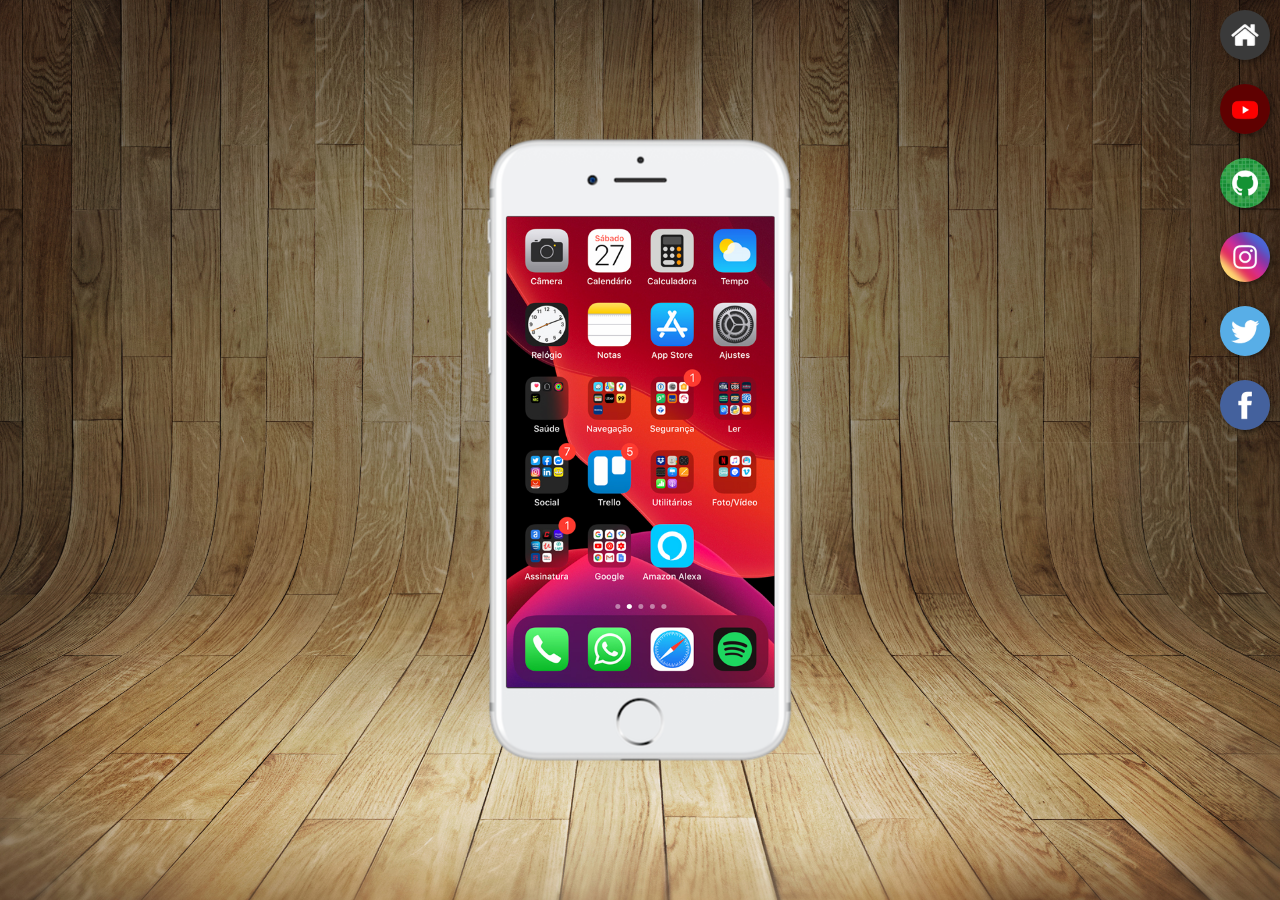
<file: index.html>
<!DOCTYPE html>
<html lang="pt-br">
<head>
    <meta charset="UTF-8">
    <meta name="viewport" content="width=device-width, initial-scale=1.0">
    <link rel="shortcut icon" href="favicon.ico" type="image/x-icon">
    <link rel="stylesheet" href="estilos/style.css">
    <title>Projeto Redes Sociais</title>
</head>
<body>
    <main>
        <section id="telefone">
            <iframe src="home.html" name="tela" id="tela" frameborder="0">
                Seu navegador não é compatível com isso.
            </iframe>
        </section>
        <section id="redes-sociais">
            <a href="home.html" target="tela"><img src="imagens/logo-home.jpg" alt="Home"></a><br>
            <a href="youtube.html" target="tela"><img src="imagens/logo-youtube.jpg" alt="Youtube"></a><br>
            <a href="github.html" target="tela"><img src="imagens/logo-github.jpg" alt="Github"></a><br>
            <a href="instagram.html" target="tela"><img src="imagens/logo-instagram.jpg" alt="Instagram"></a><br>
            <a href="twitter.html" target="tela"><img src="imagens/logo-twitter.jpg" alt="Twitter"></a><br>
            <a href="facebook.html" target="tela"><img src="imagens/logo-facebook.jpg" alt="Facebook"></a>
            
        </section>
    </main>
    
</body>
</html>
</file>
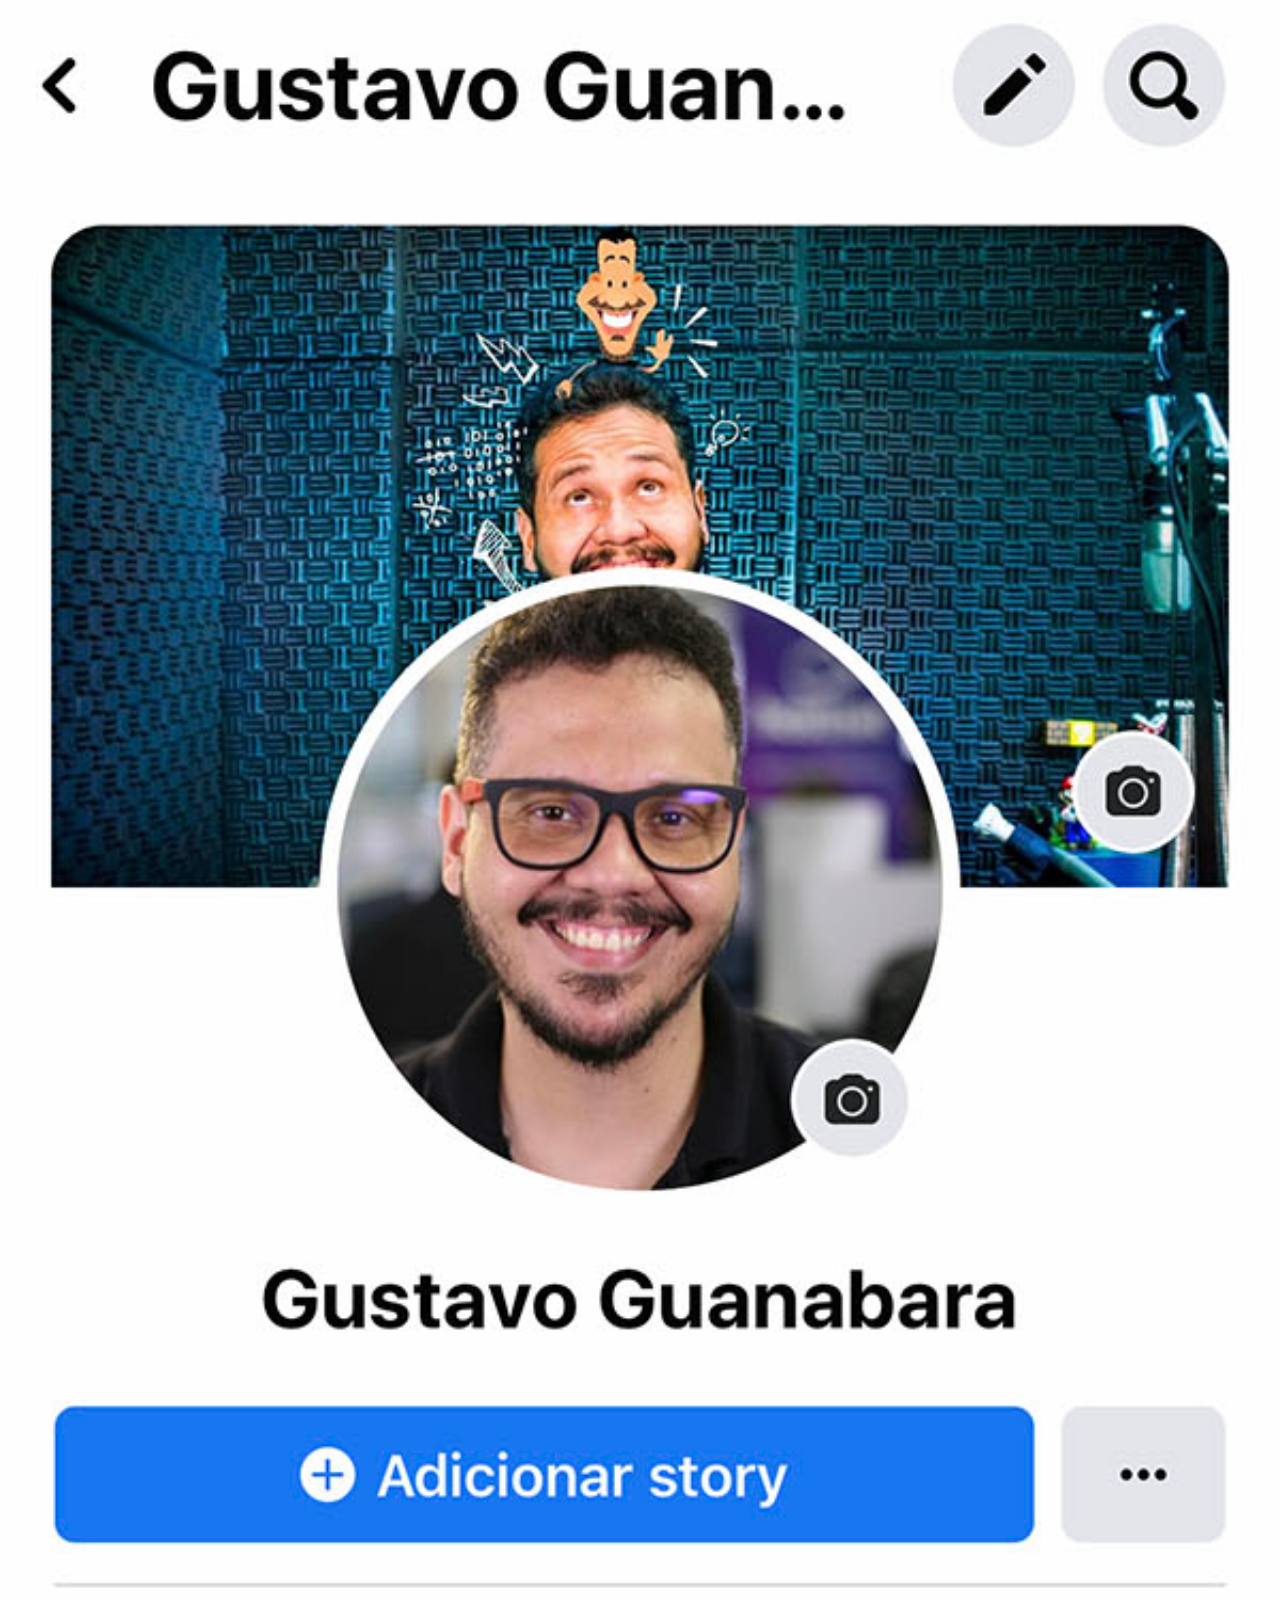
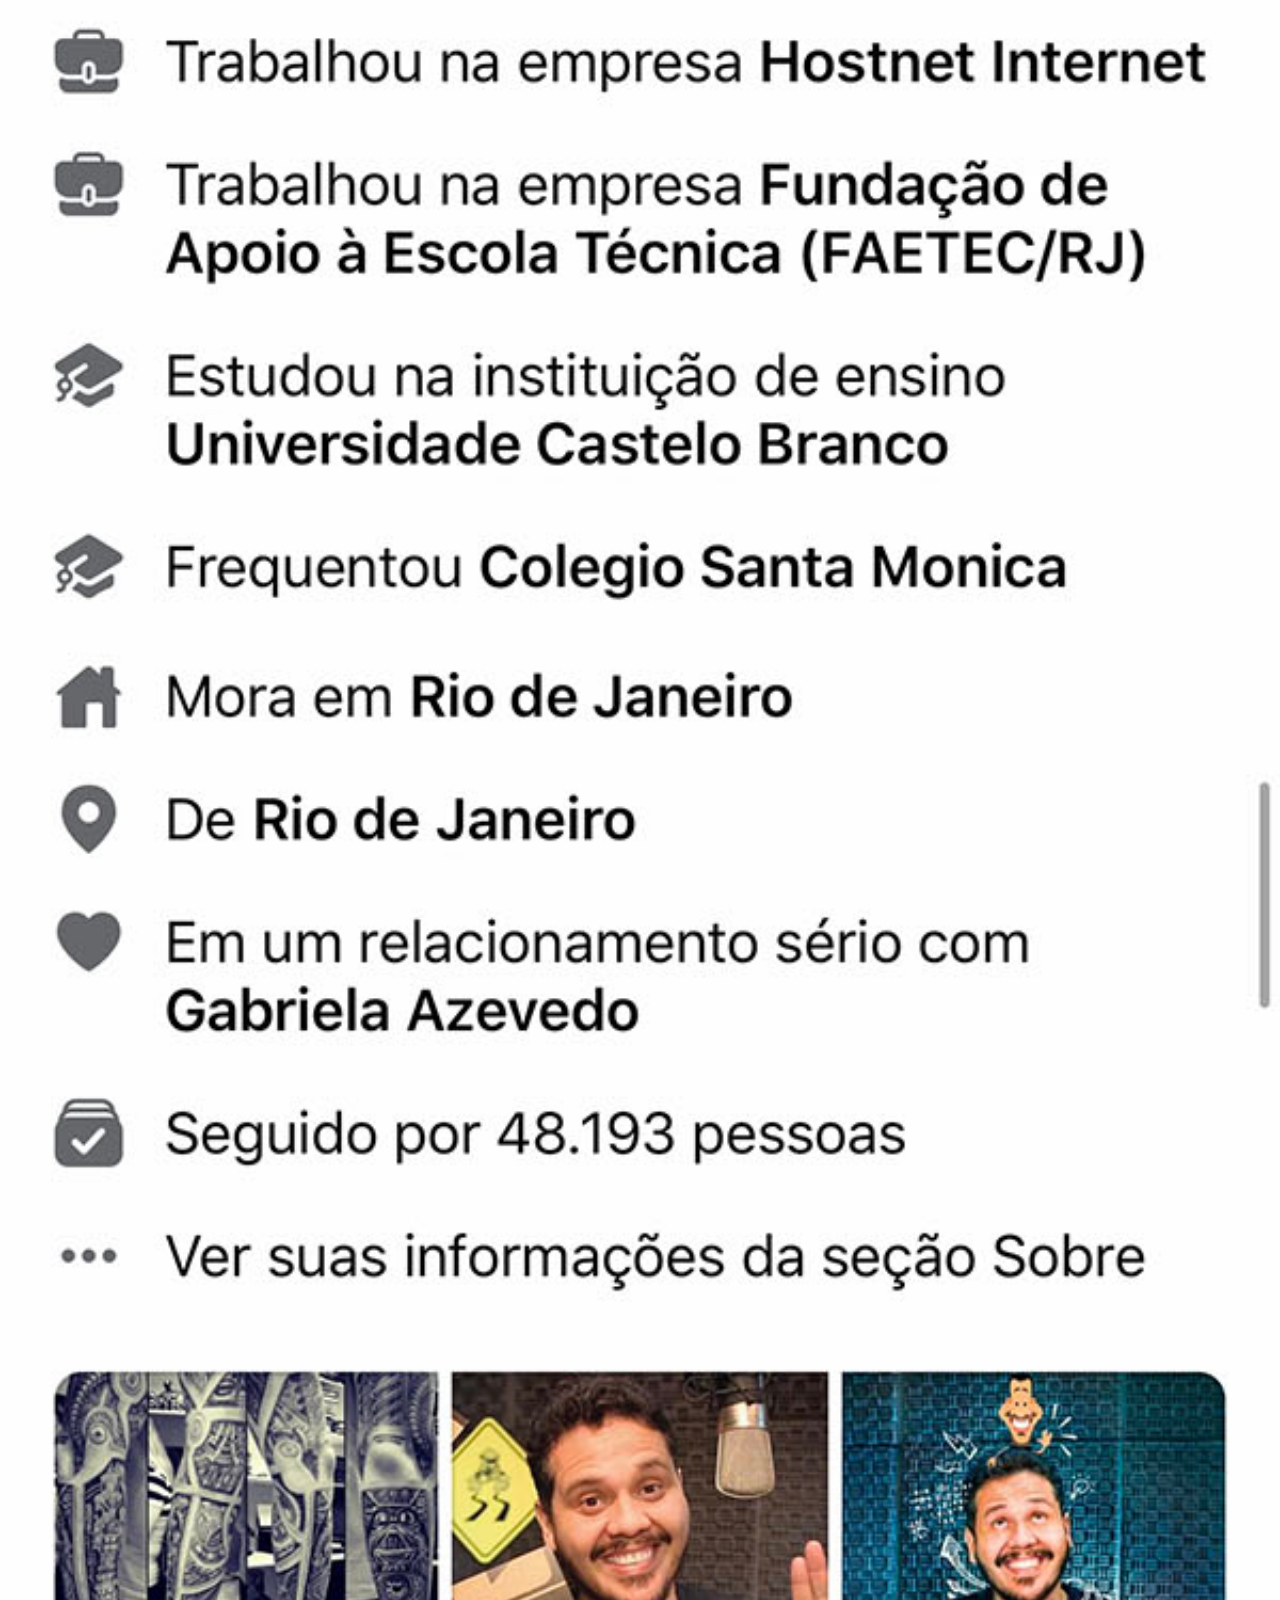
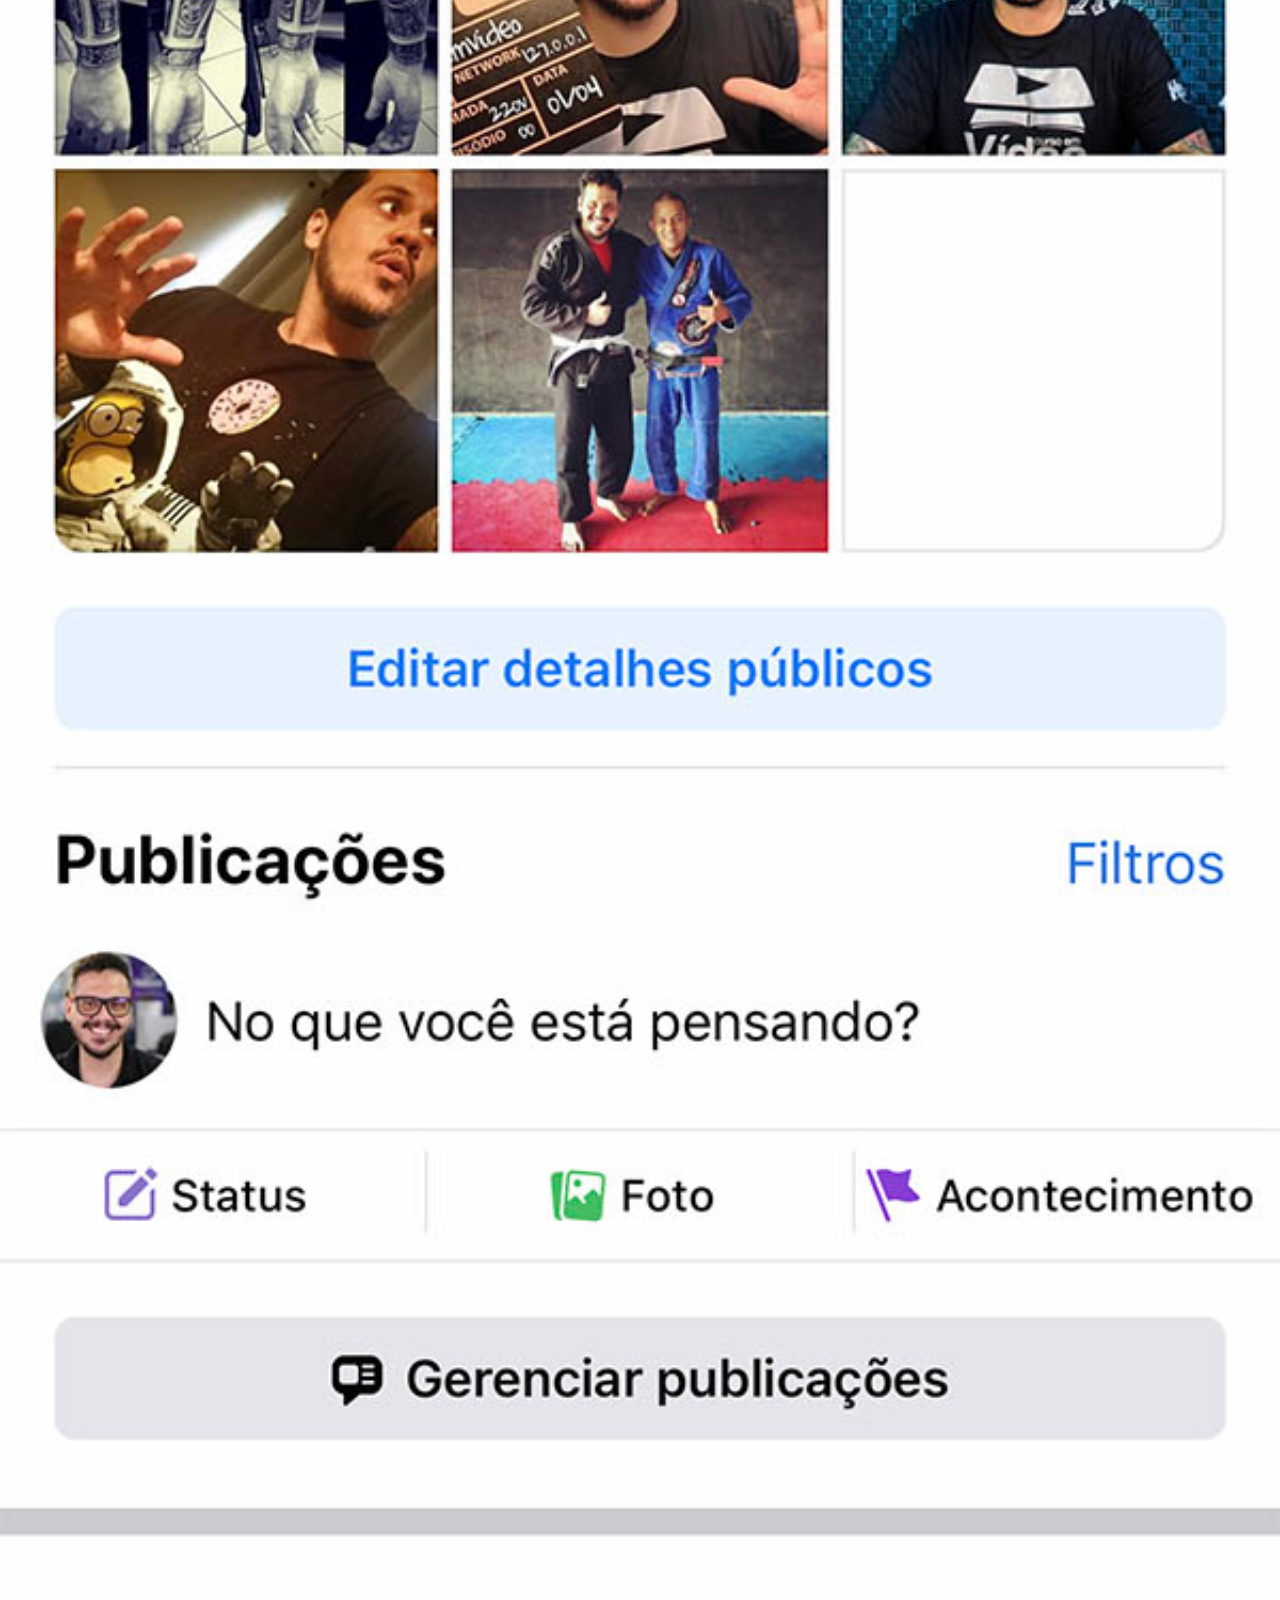
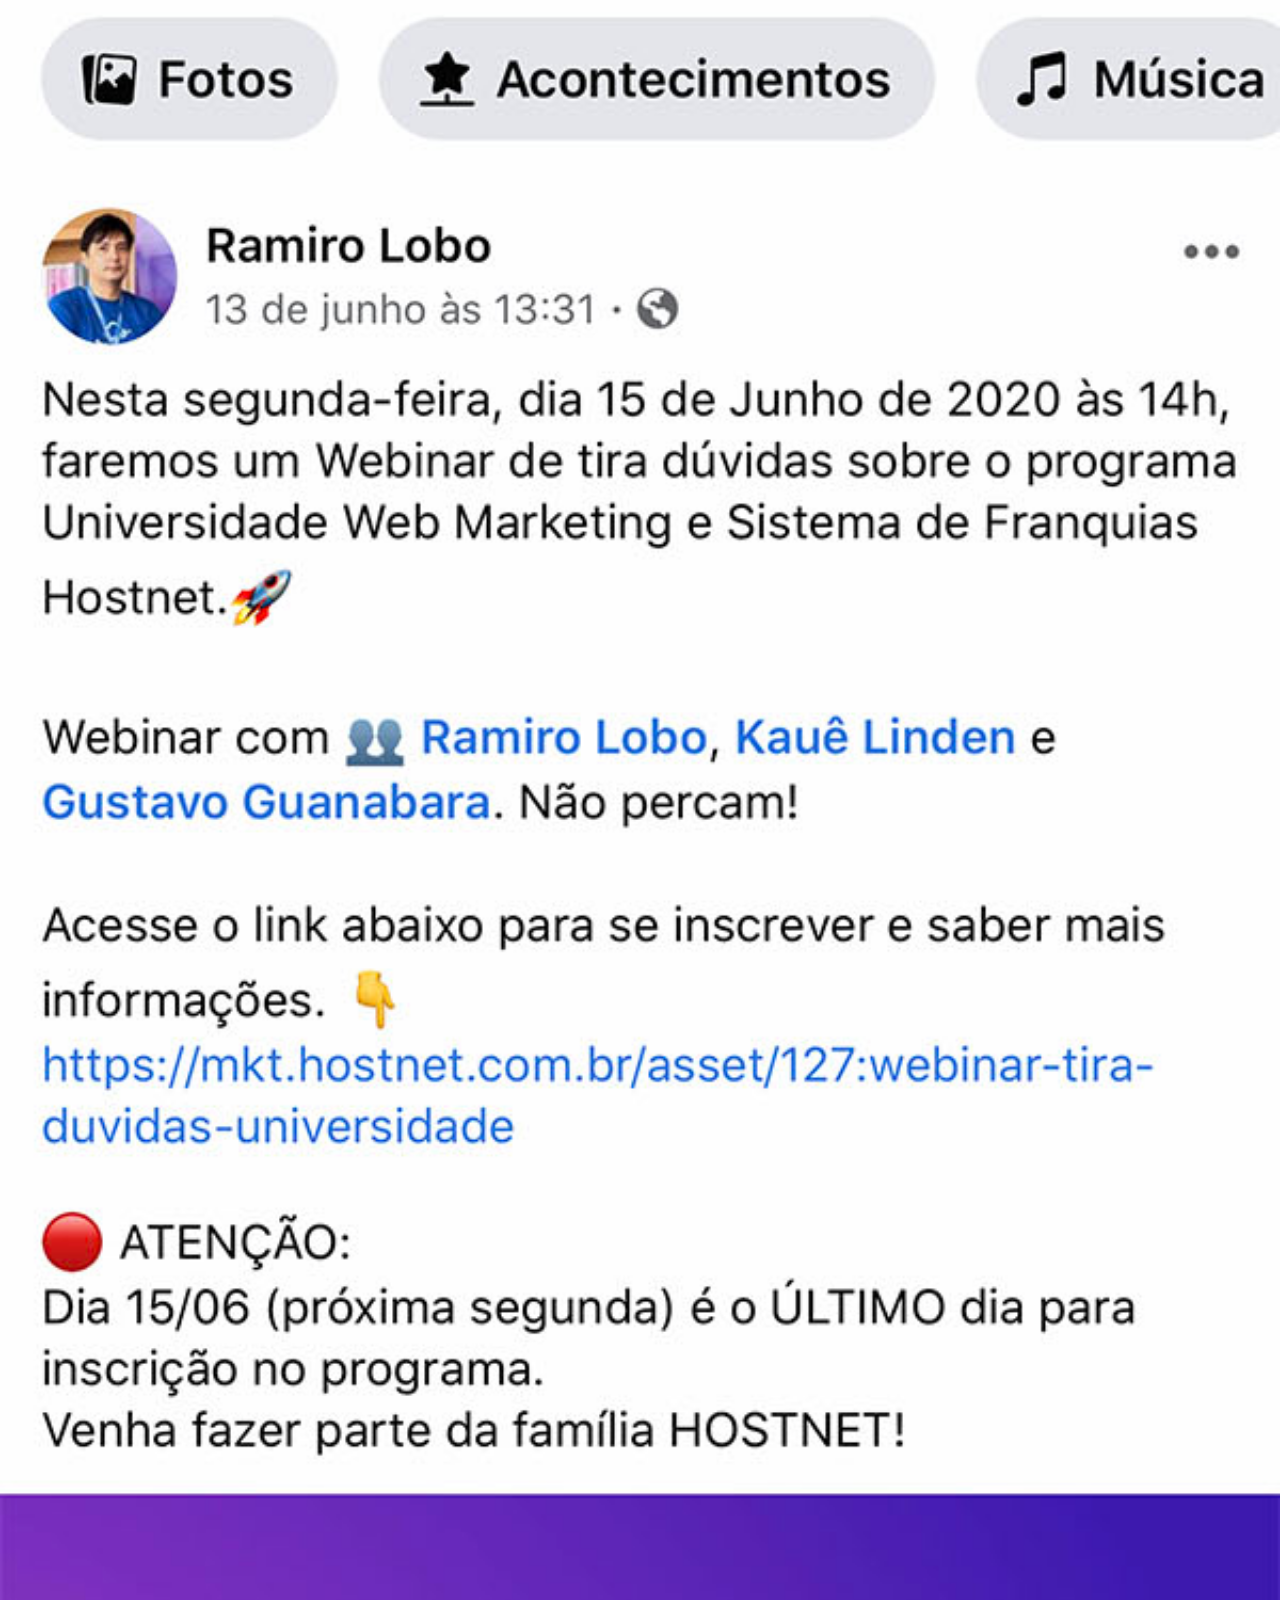
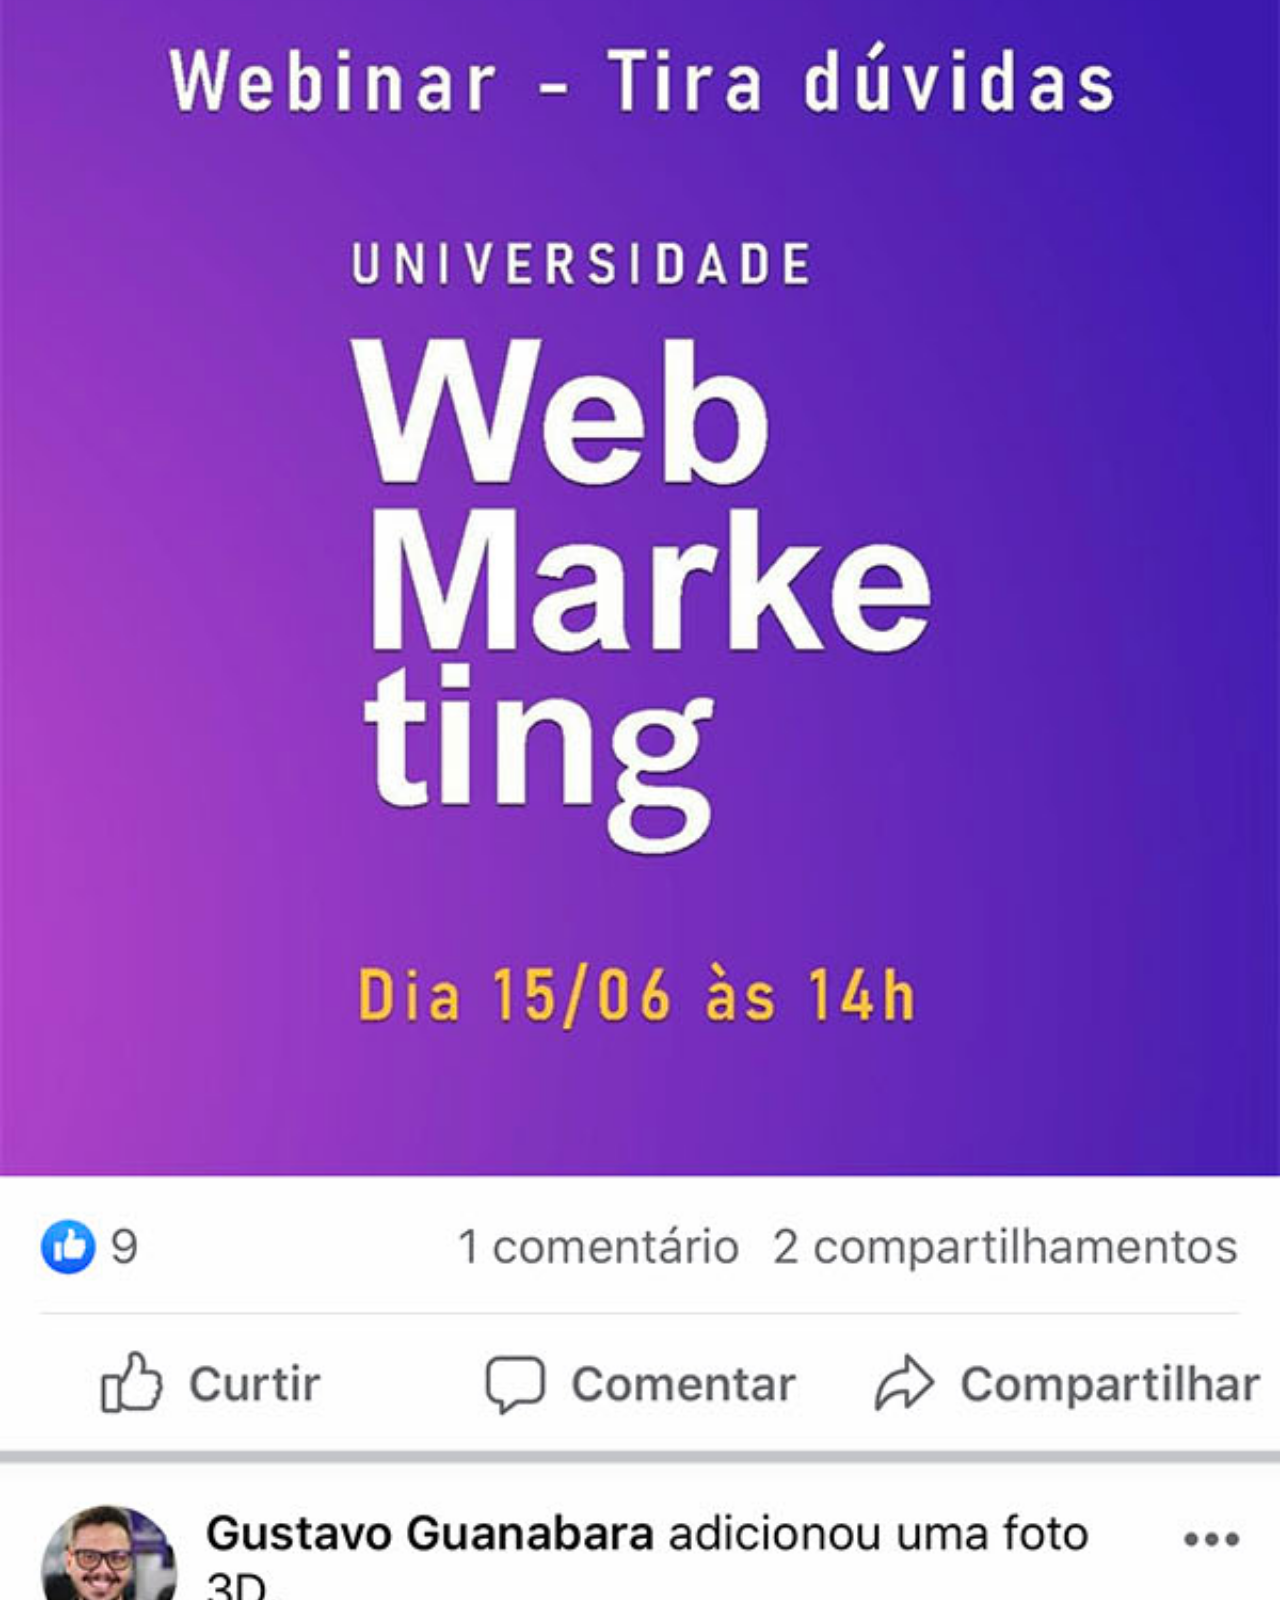
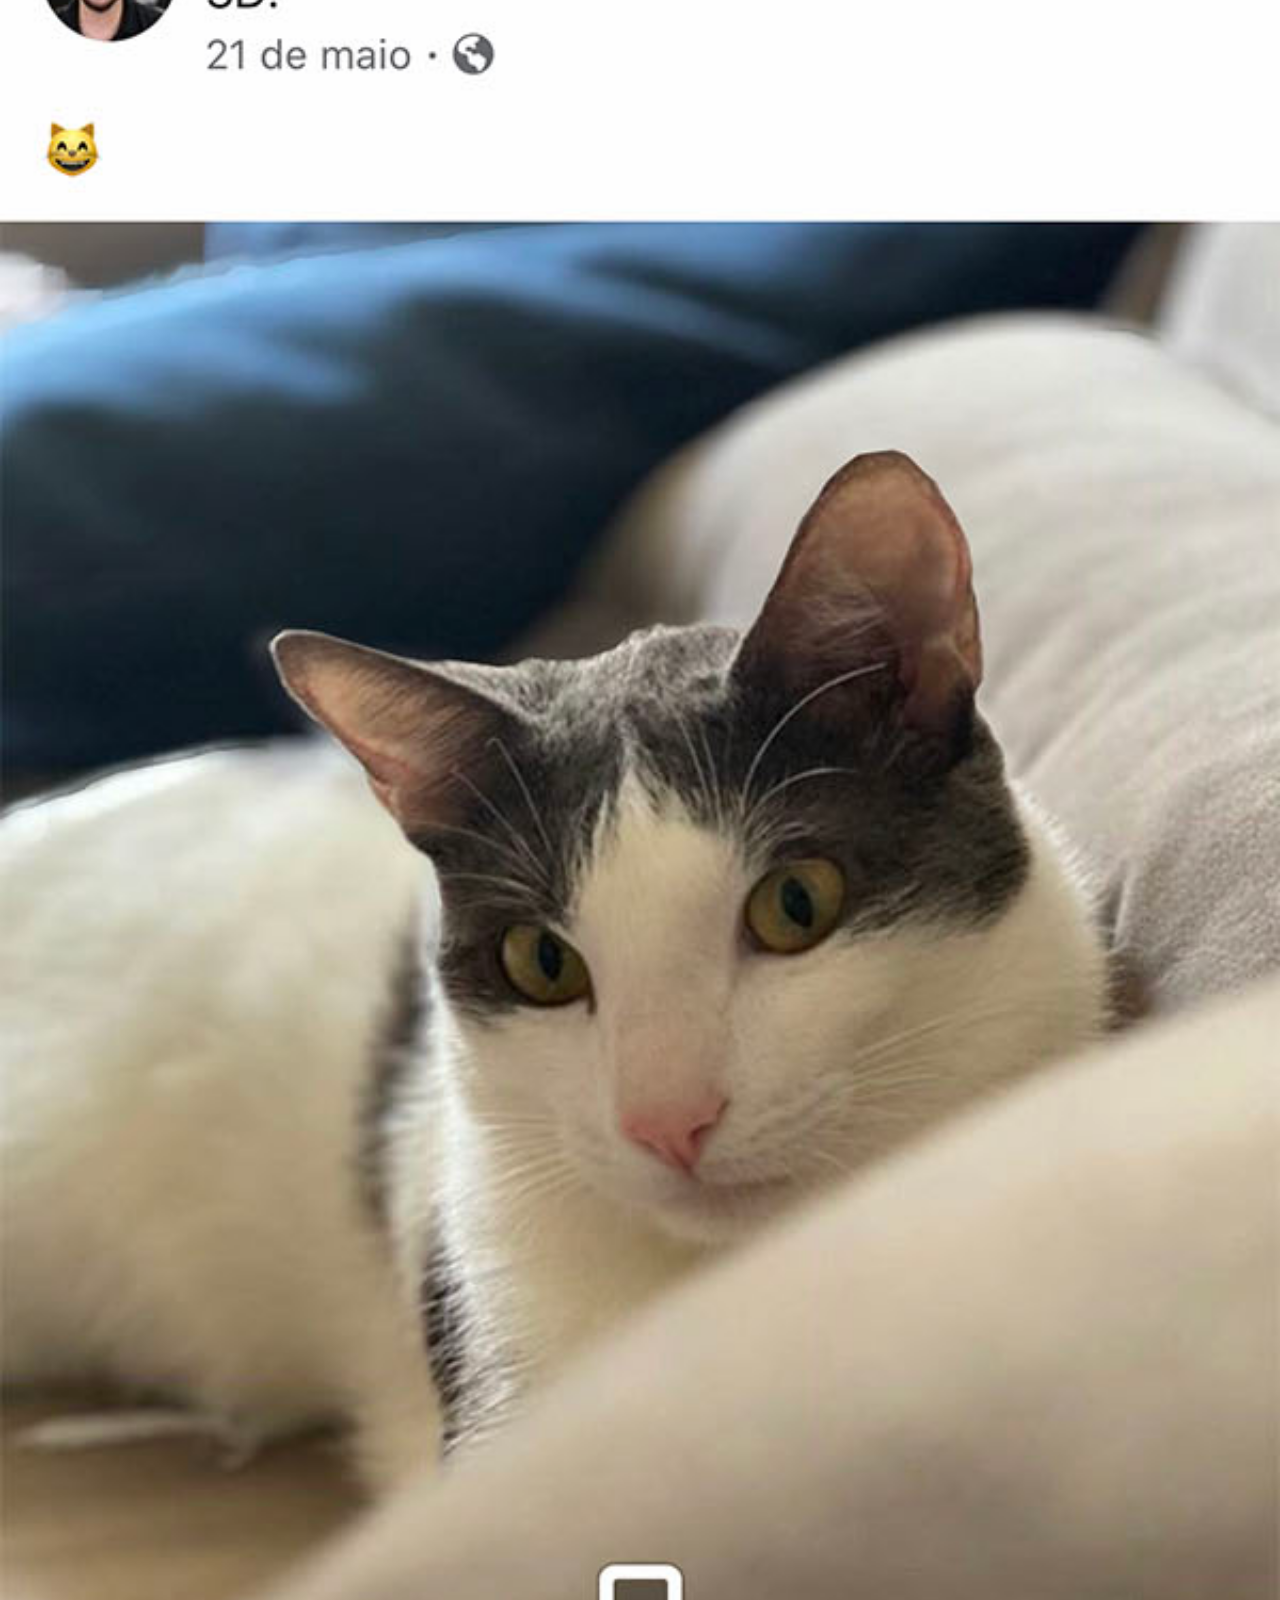
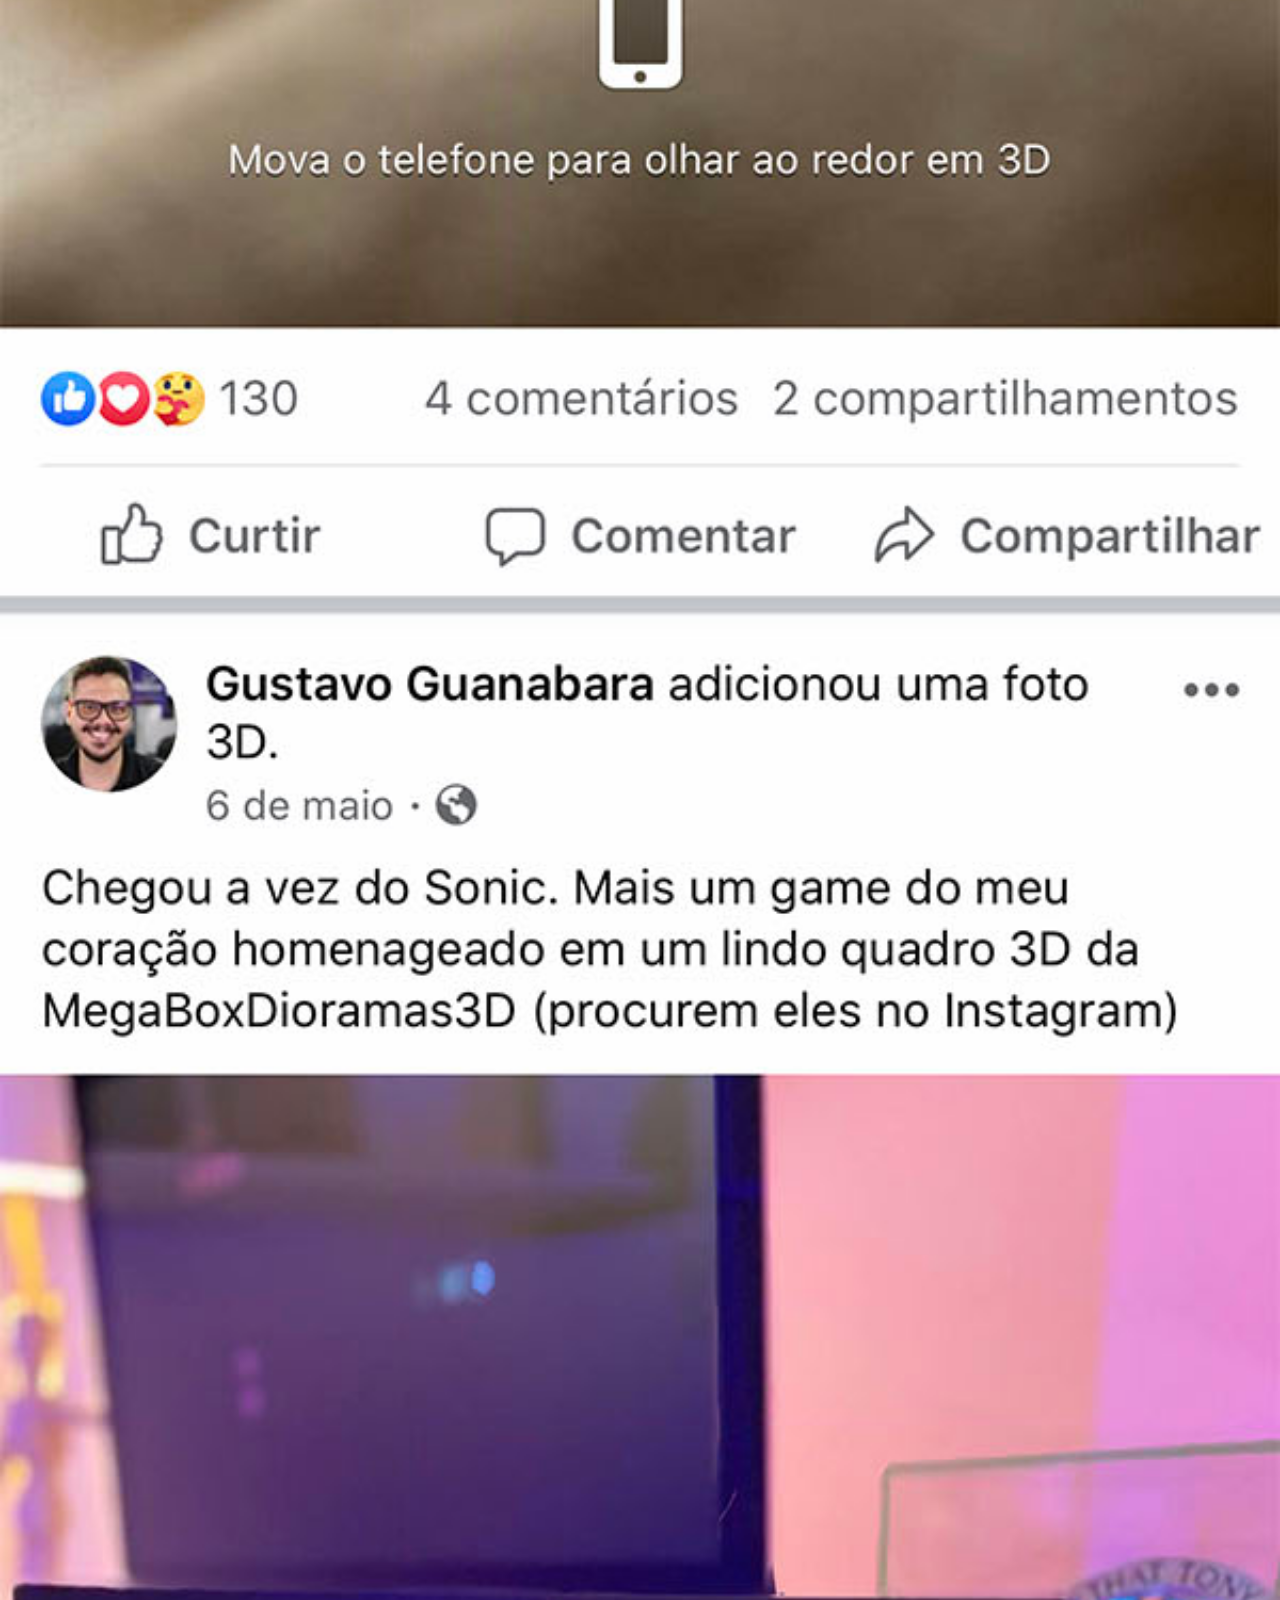
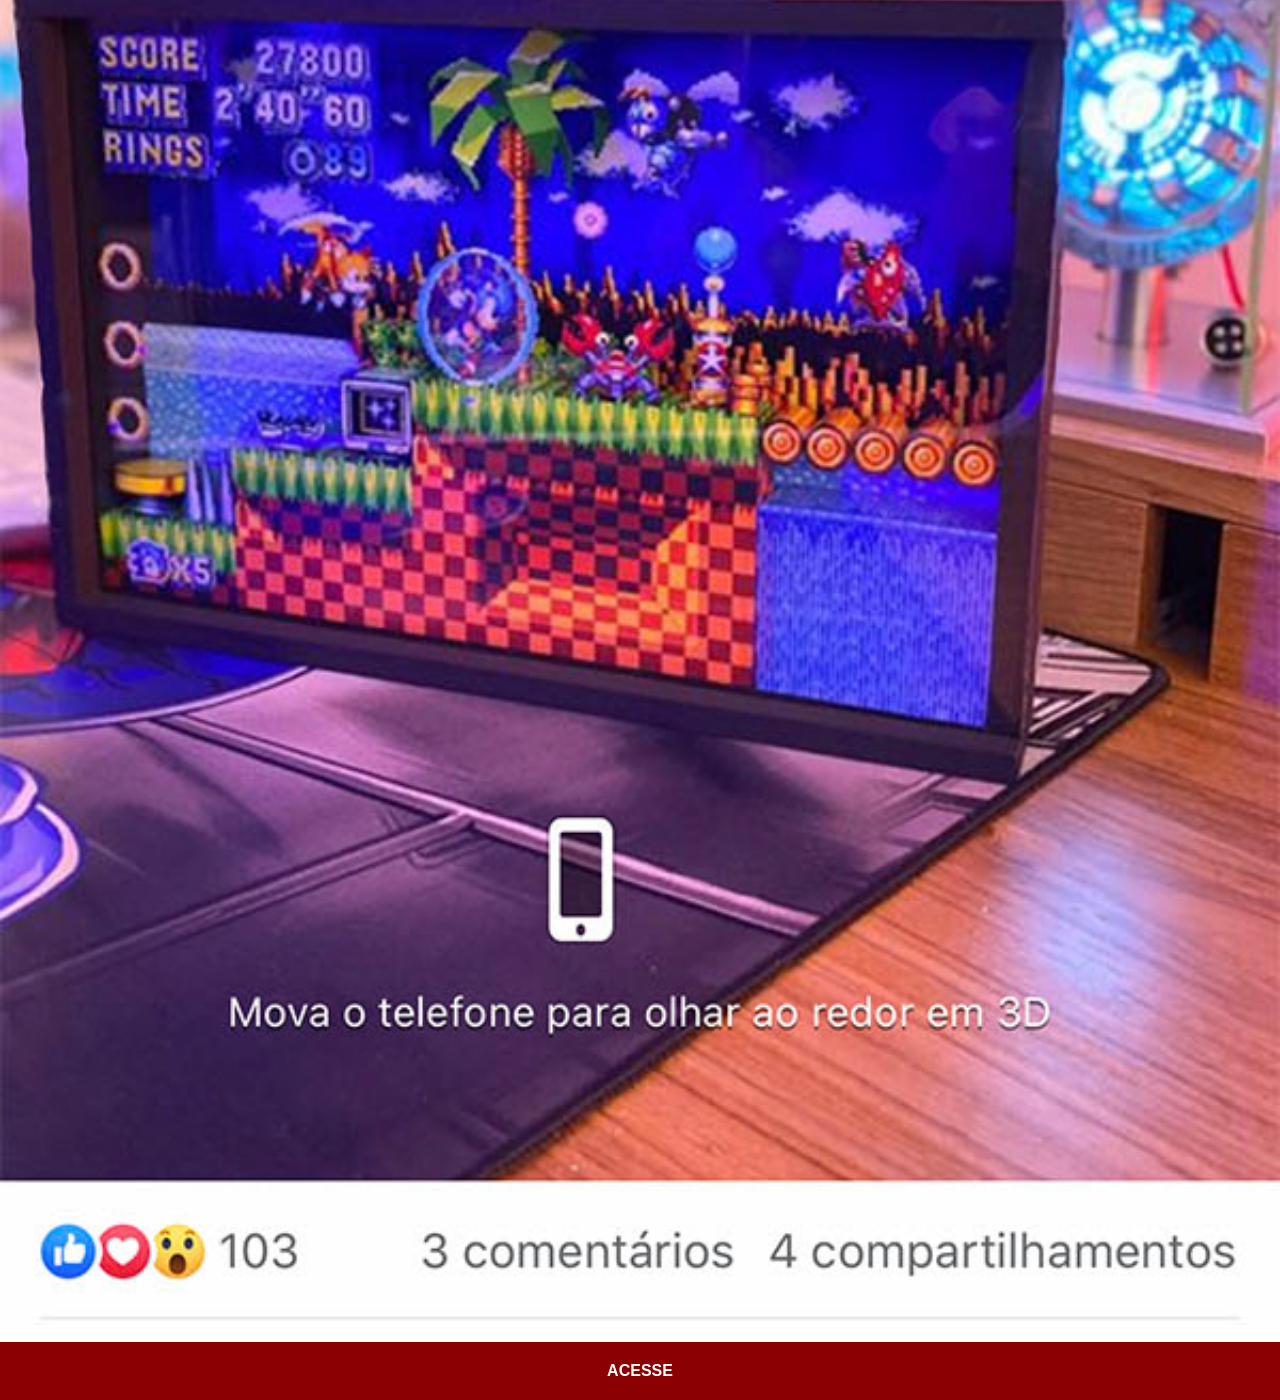
<file: facebook.html>
<!DOCTYPE html>
<html lang="pt-br">
<head>
    <meta charset="UTF-8">
    <meta name="viewport" content="width=device-width, initial-scale=1.0">
    <title>Facebook</title>
    <link rel="stylesheet" href="estilos/social.css">
</head>
<body>
    <img src="imagens/tela-facebook.jpg" alt="Facebook">
    <a href="https://www.facebook.com/gustavoguanabara" target="_blank">ACESSE</a>
</body>
</html>
</file>
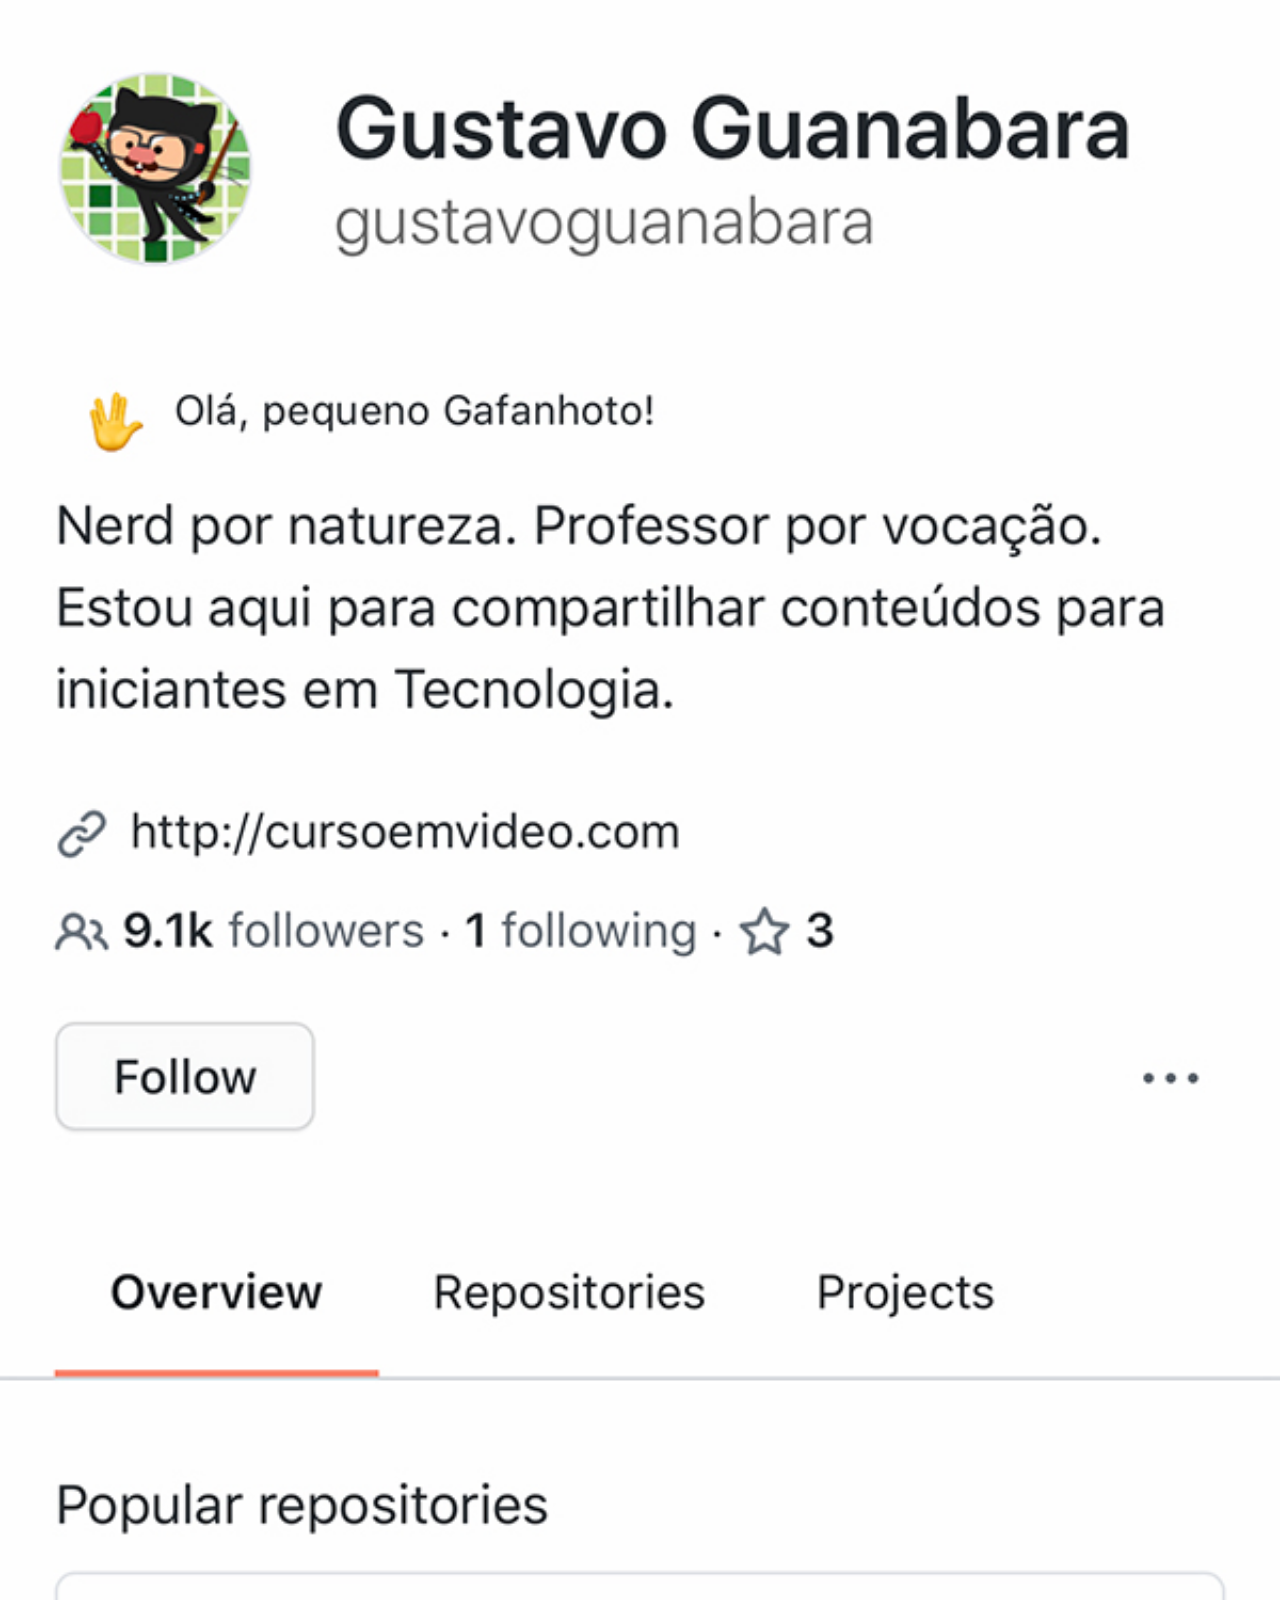
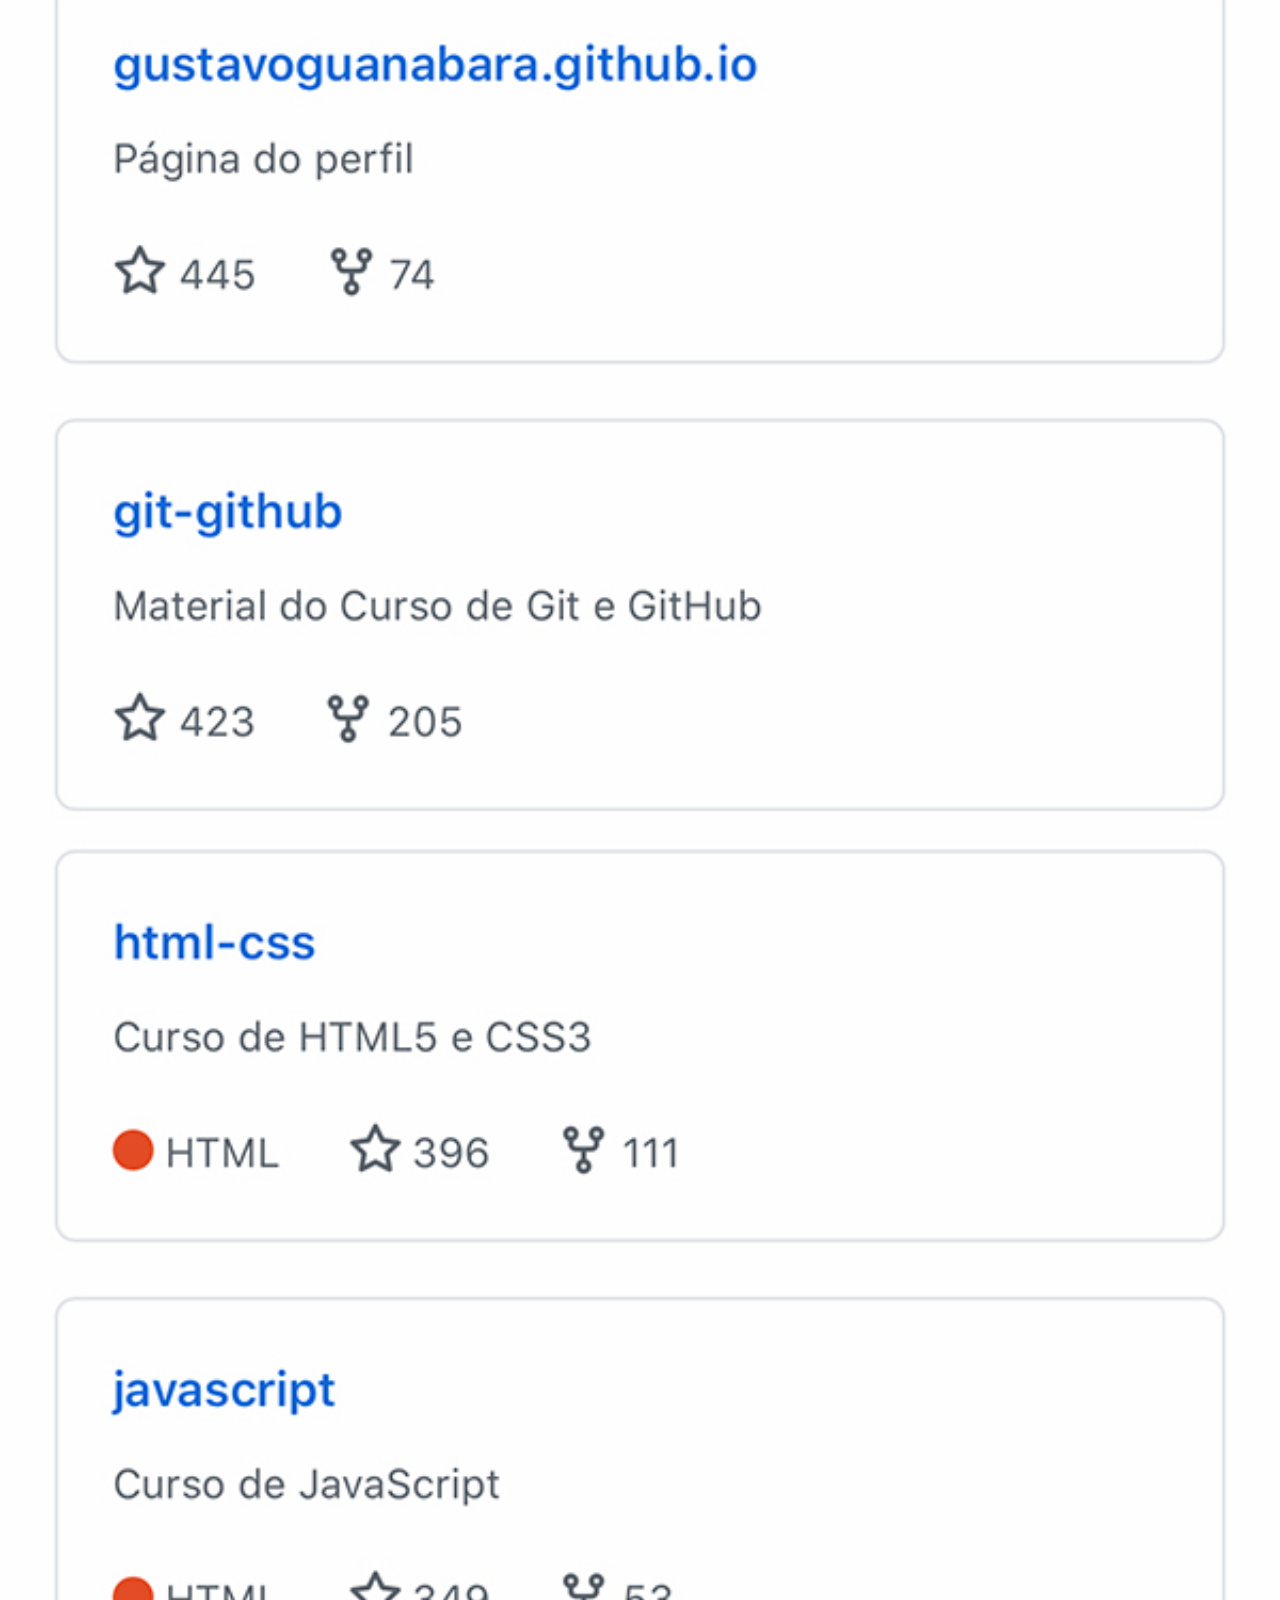
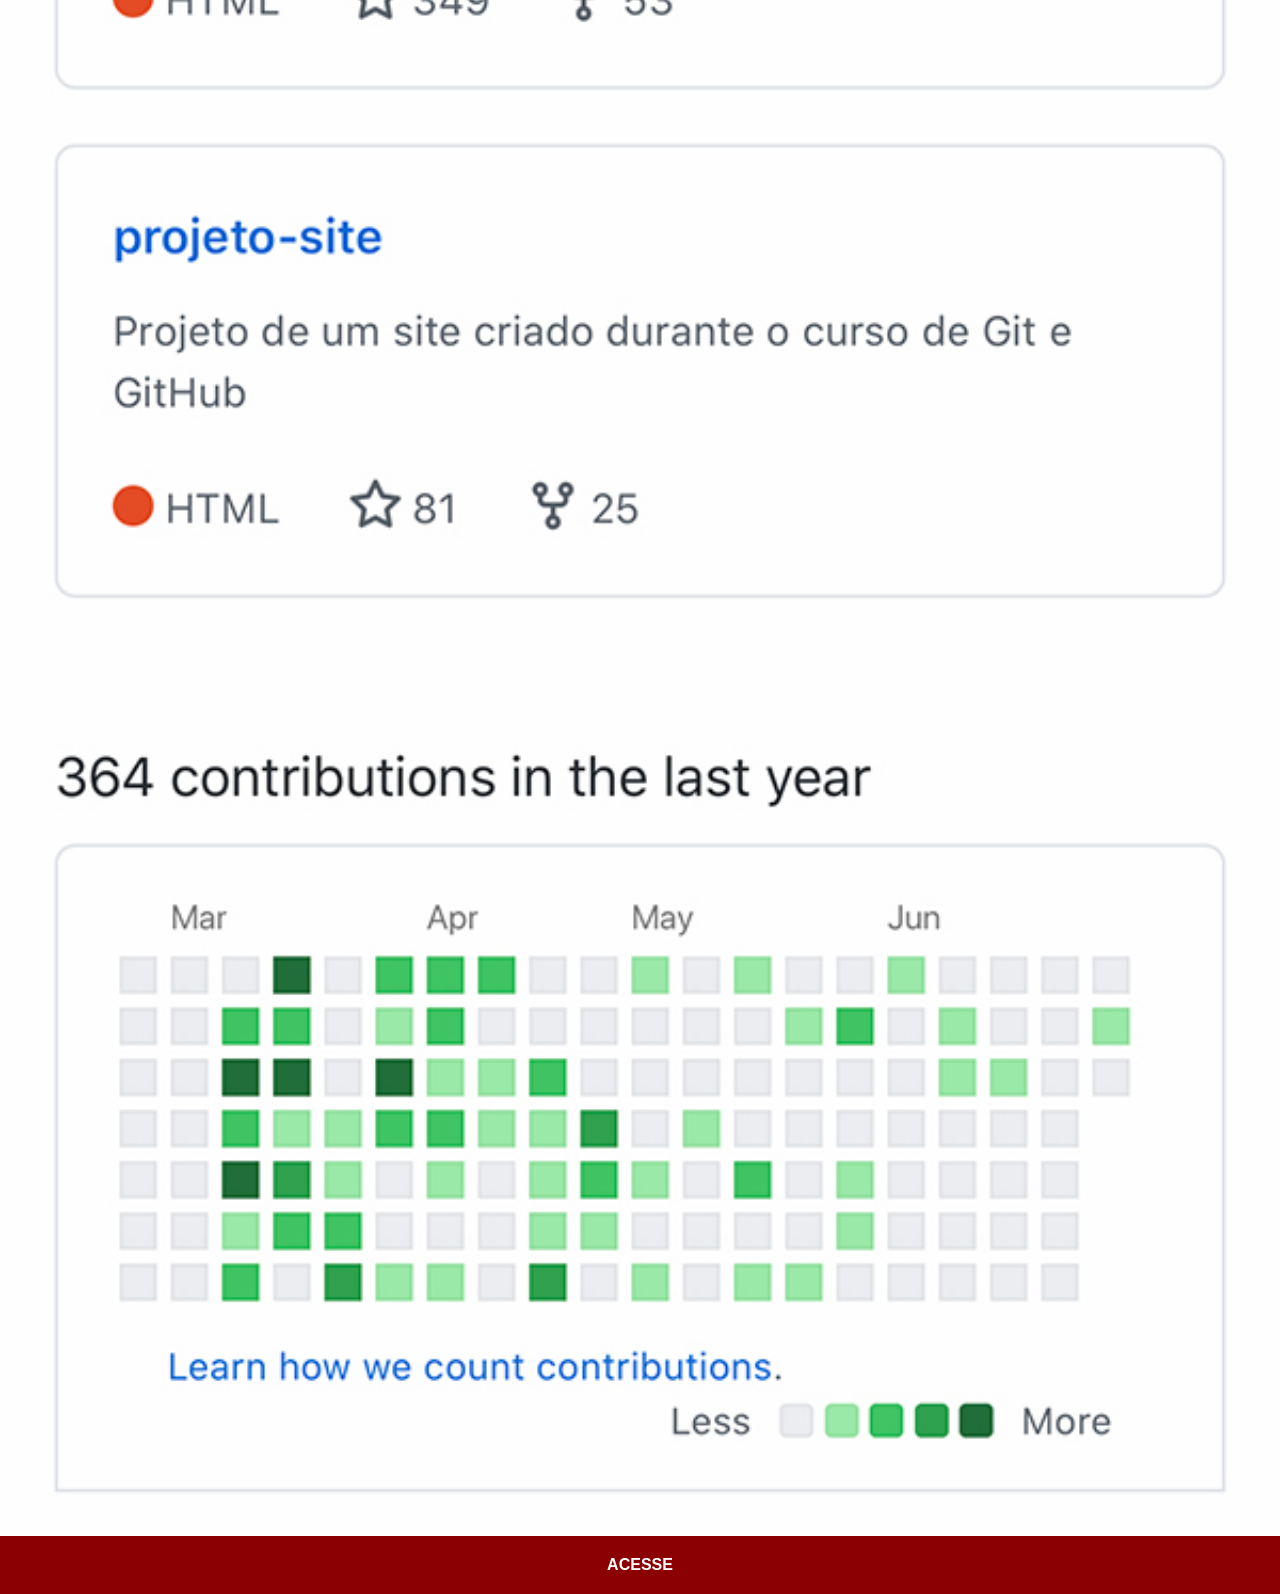
<file: github.html>
<!DOCTYPE html>
<html lang="pt-br">
<head>
    <meta charset="UTF-8">
    <meta name="viewport" content="width=device-width, initial-scale=1.0">
    <title>GitHub</title>
    <link rel="stylesheet" href="estilos/social.css">
</head>
<body>
    <img src="imagens/tela-github.jpg" alt="Github">
    <a href="https://github.com/mateusteofilodev" target="_blank">ACESSE</a>
</body>
</html>
</file>
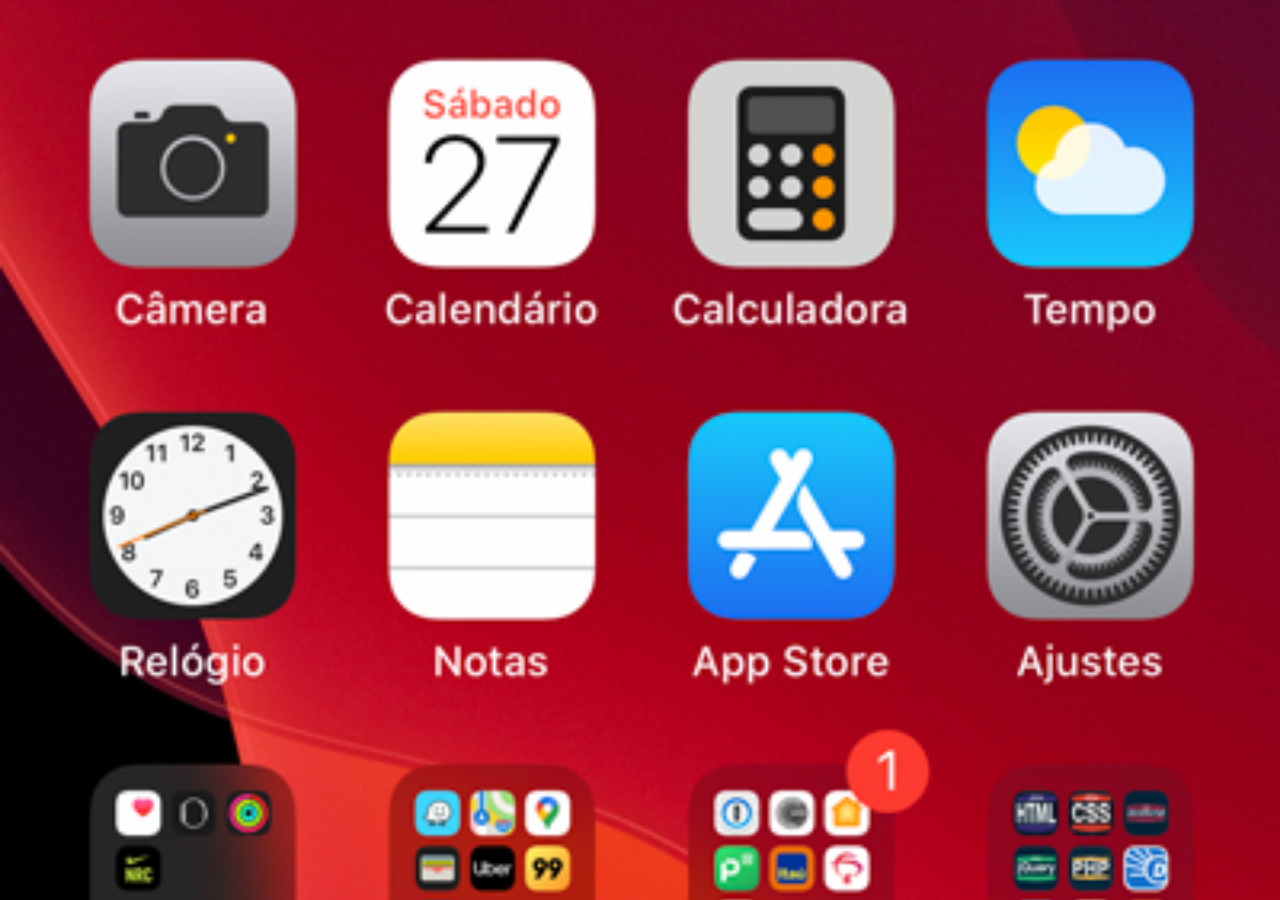
<file: home.html>
<!DOCTYPE html>
<html lang="pt-br">
<head>
    <meta charset="UTF-8">
    <meta name="viewport" content="width=device-width, initial-scale=1.0">
    <title>Home</title>
</head>
<style>
    * {
        margin: 0;
        padding: 0;
    }

    body {
        width: 100vw;
        height: 100vh;
        background: black url('imagens/tela-home.jpg') no-repeat top center;
        background-size: cover;
    }
</style>
<body>
    
</body>
</html>
</file>
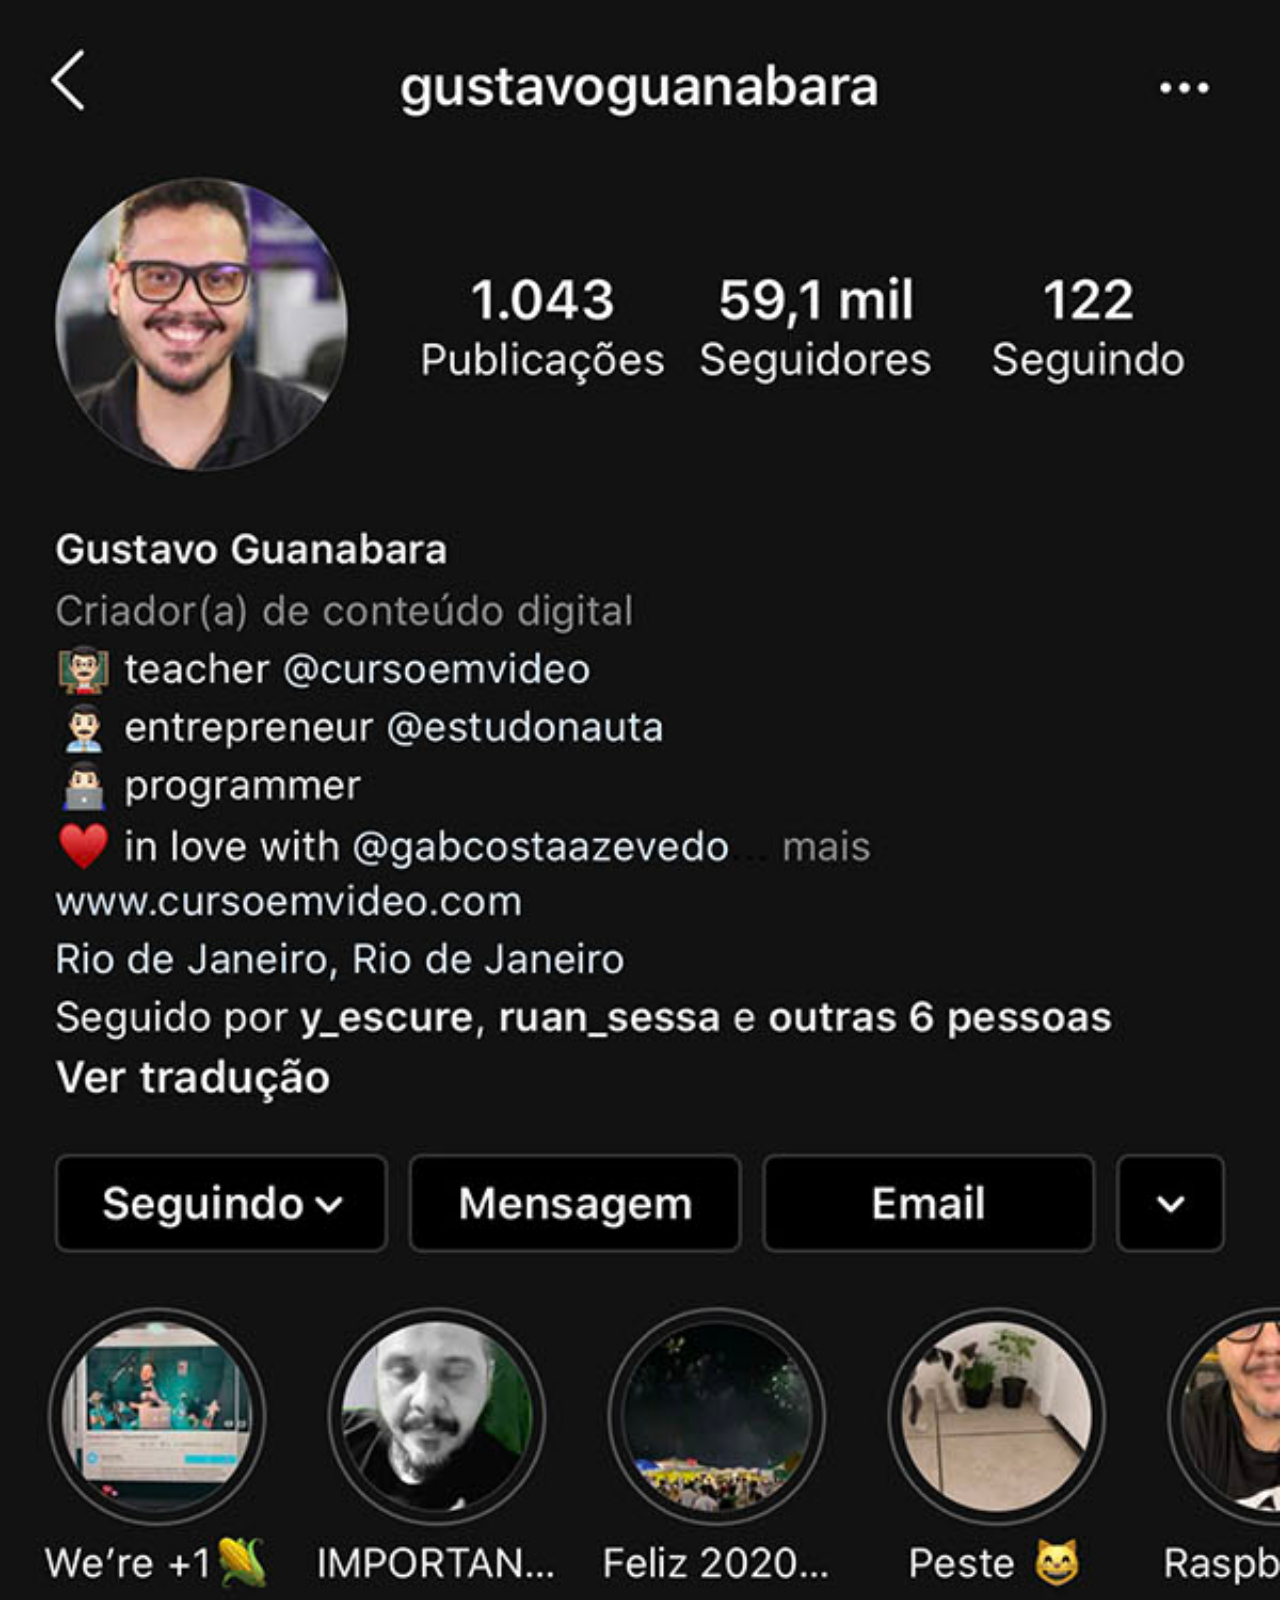
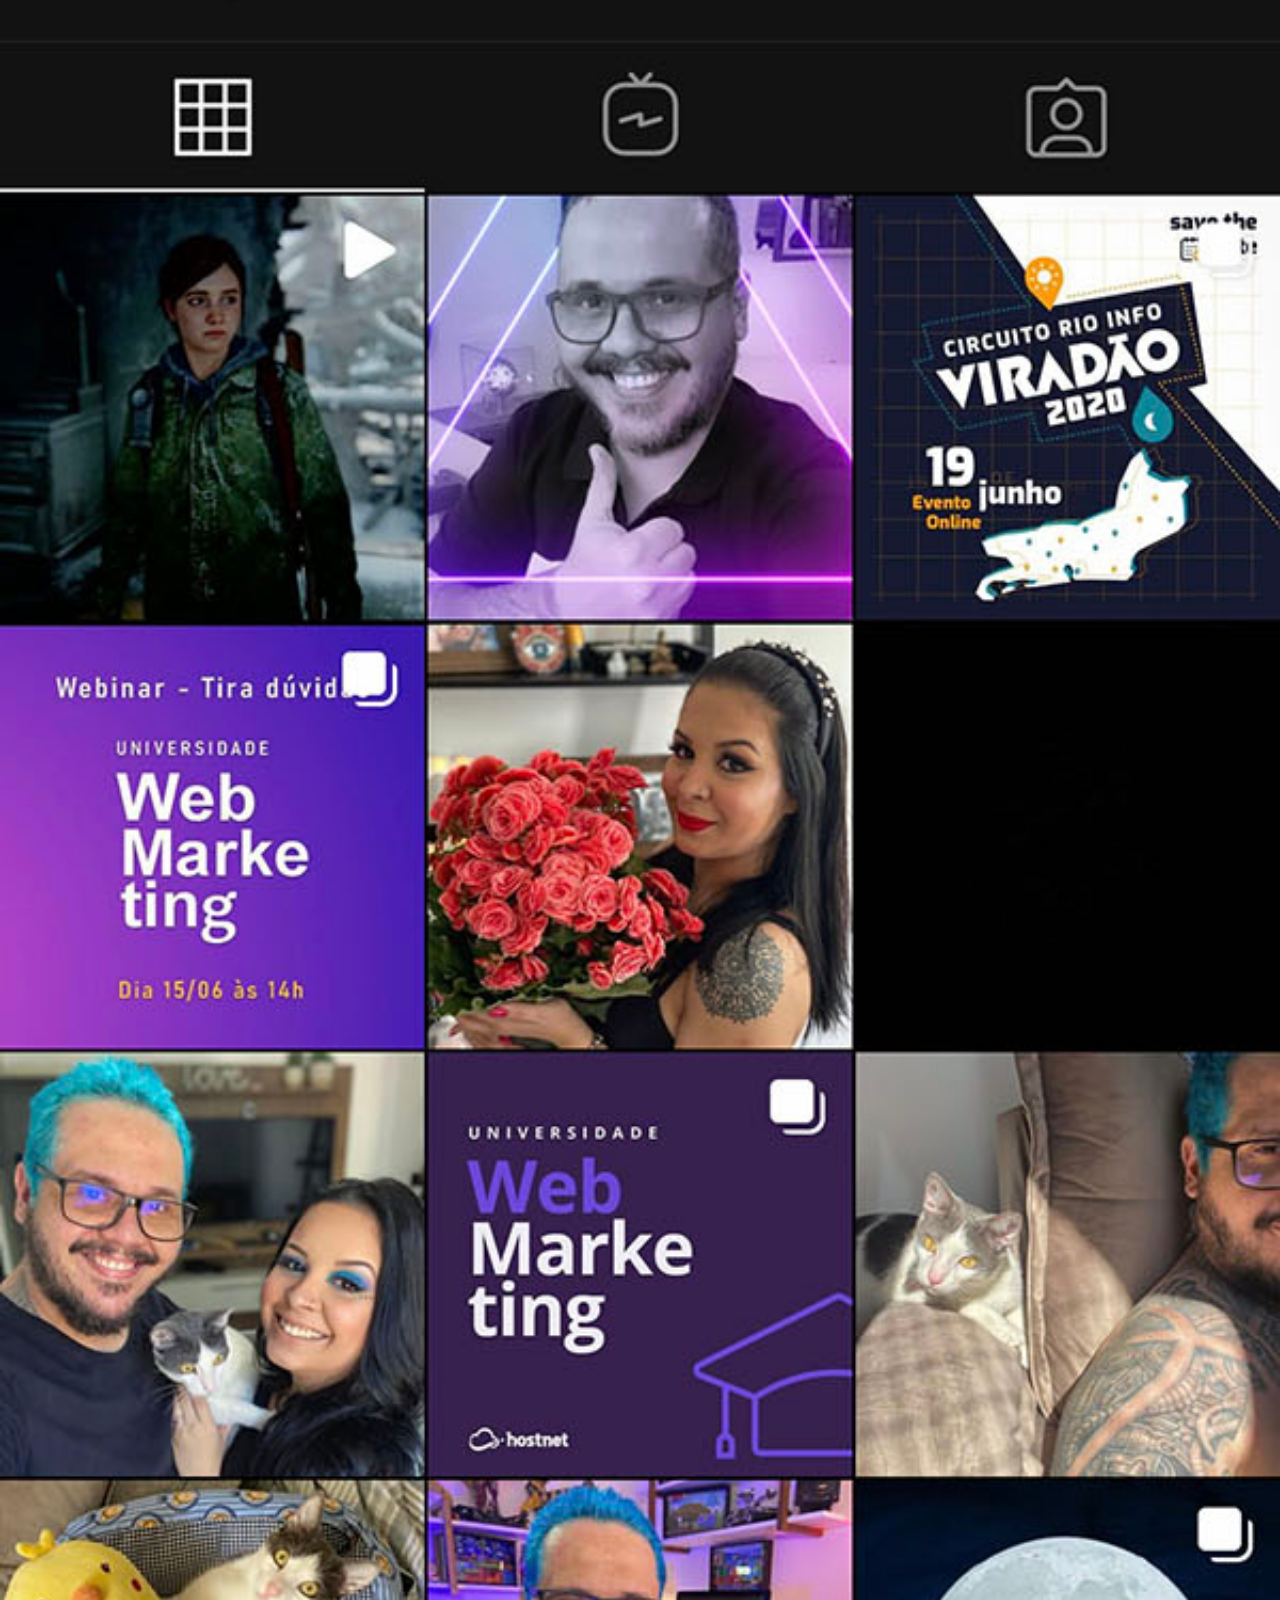
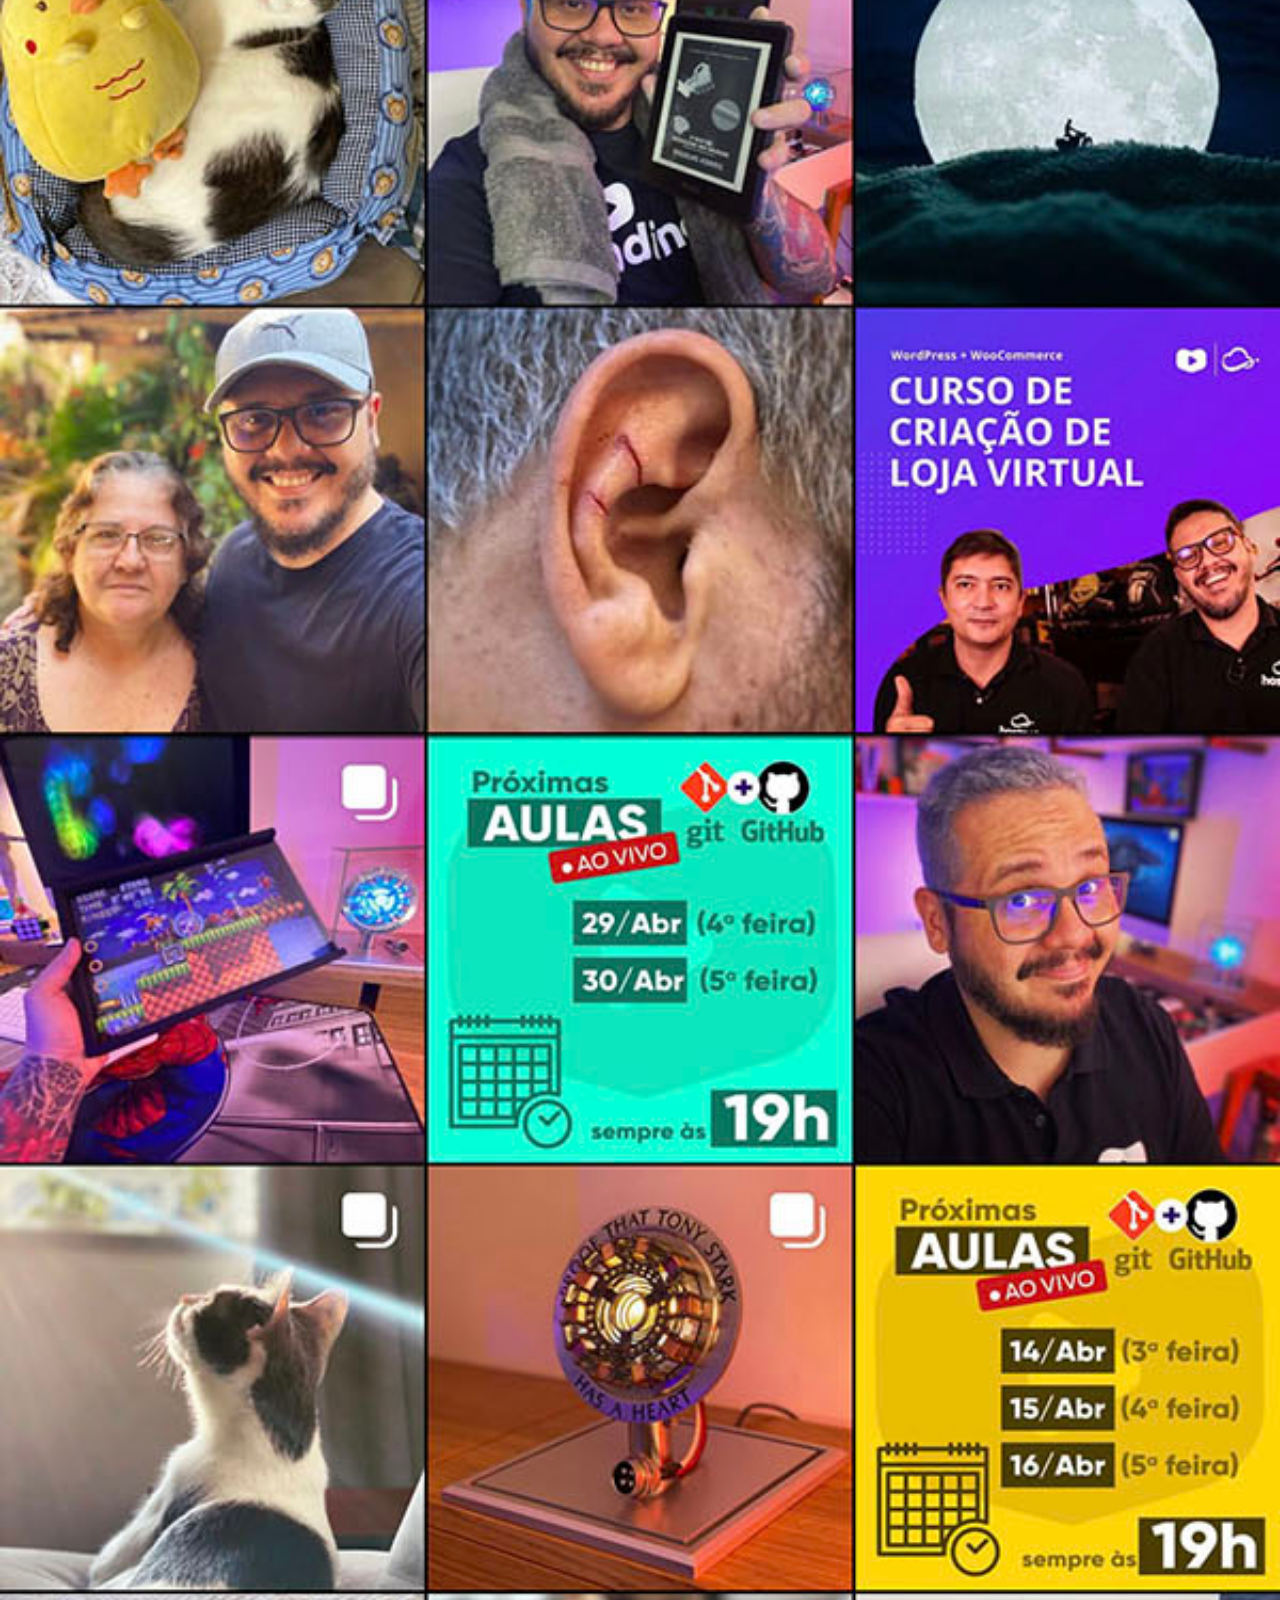
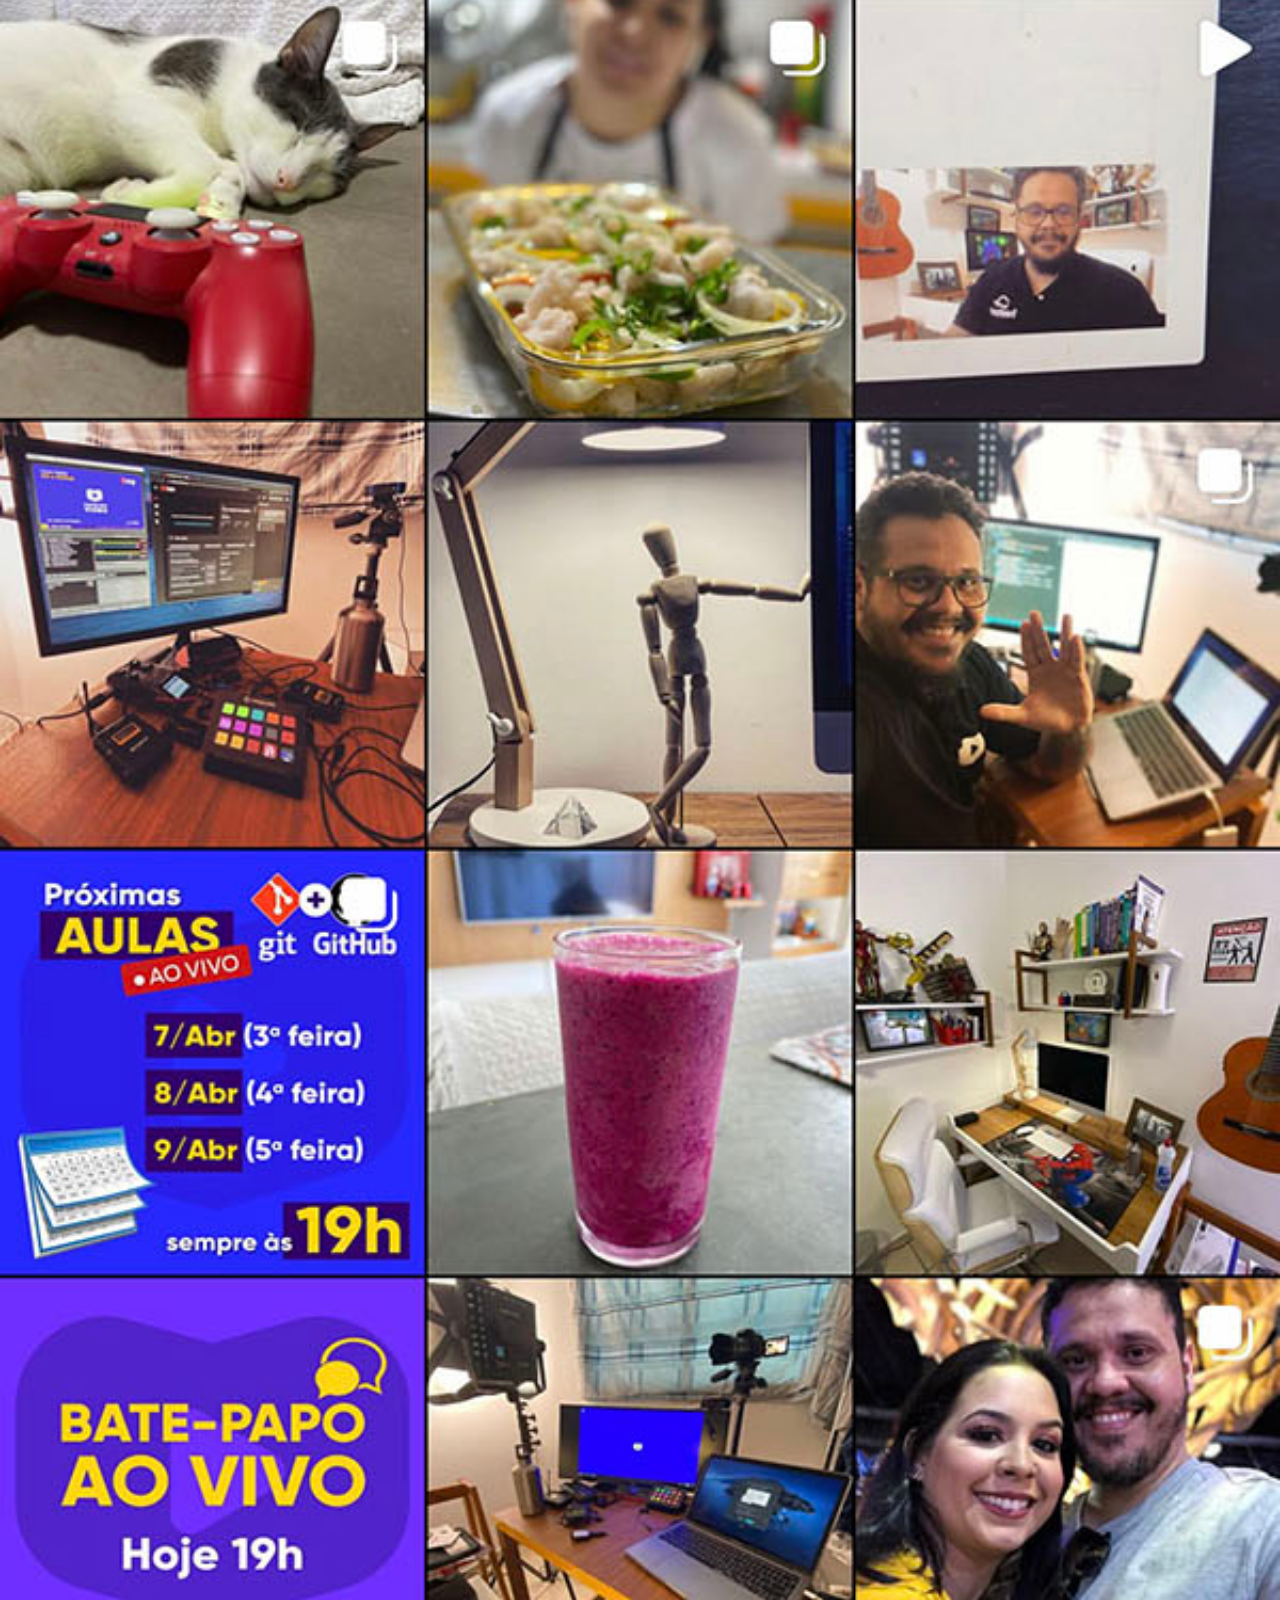
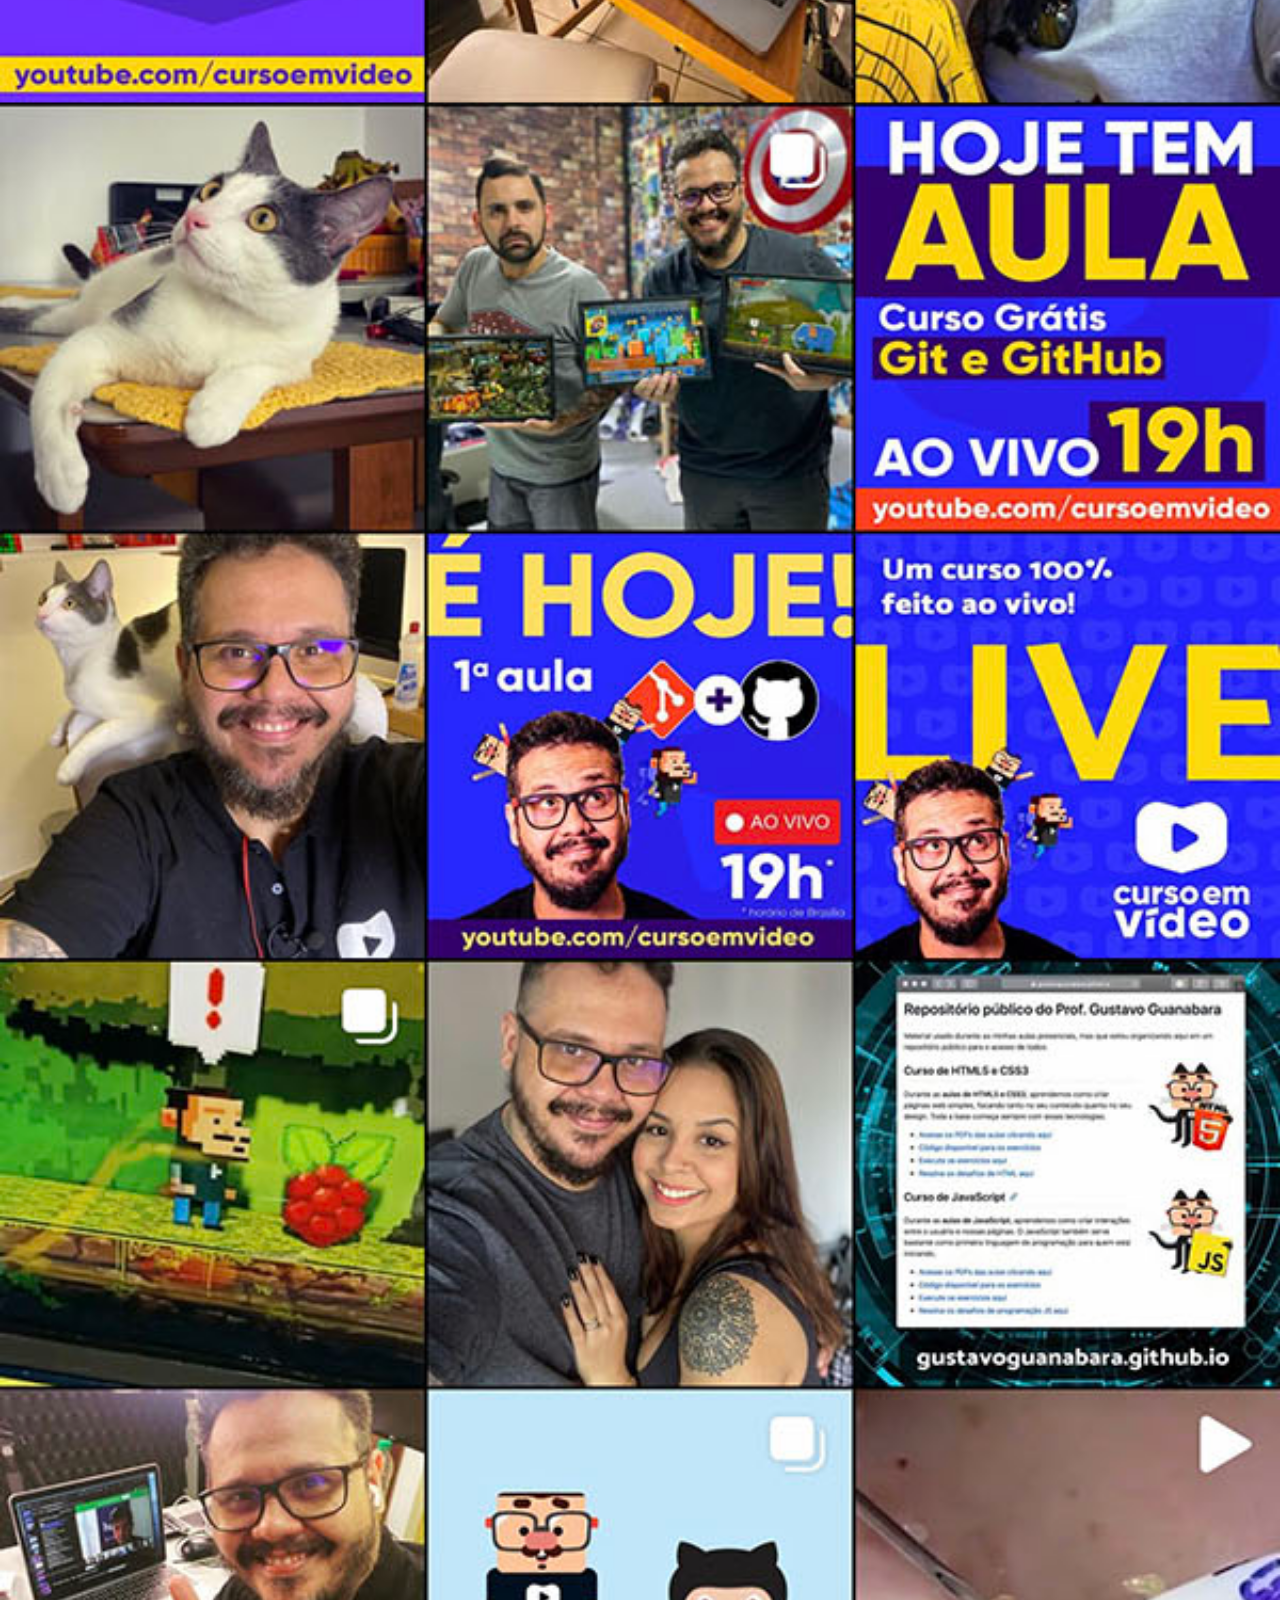
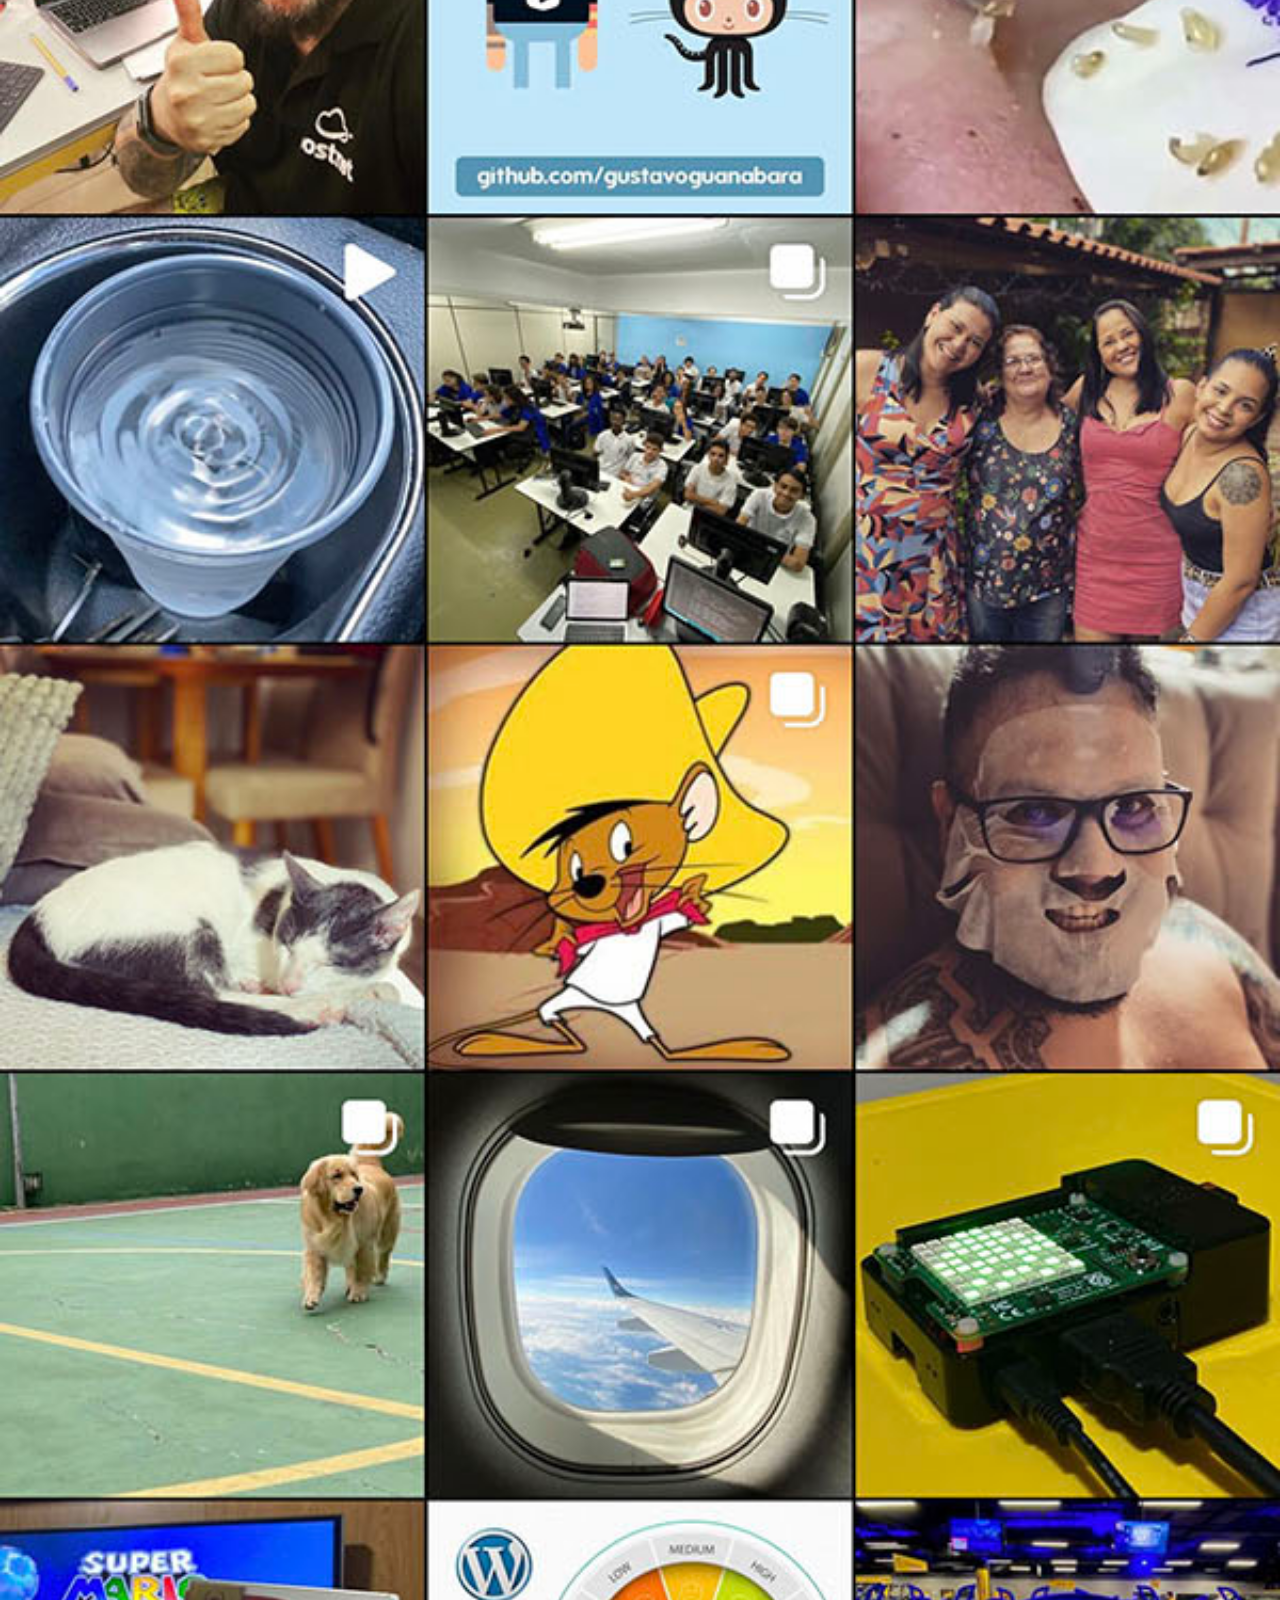
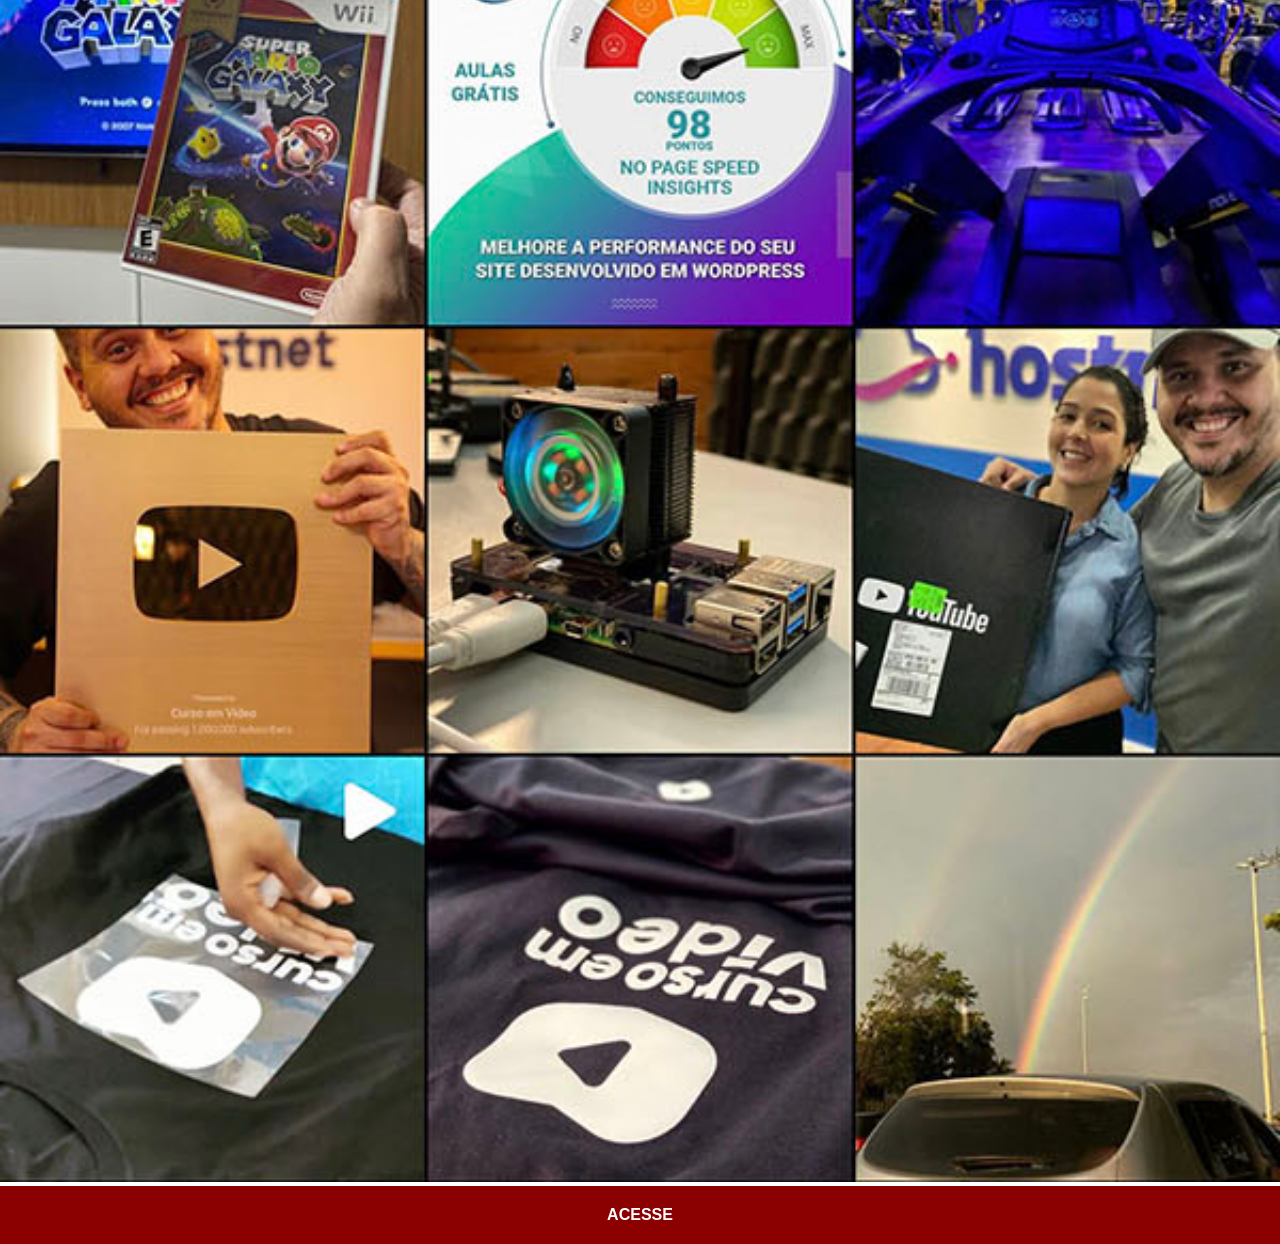
<file: instagram.html>
<!DOCTYPE html>
<html lang="pt-br">
<head>
    <meta charset="UTF-8">
    <meta name="viewport" content="width=device-width, initial-scale=1.0">
    <title>Instagram</title>
    <link rel="stylesheet" href="estilos/social.css">
</head>
<body>
    <img src="imagens/tela-instagram.jpg" alt="Instagram">
    <a href="https://www.instagram.com/dev.mateusteofilo/" target="_blank">ACESSE</a>
</body>
</html>
</file>
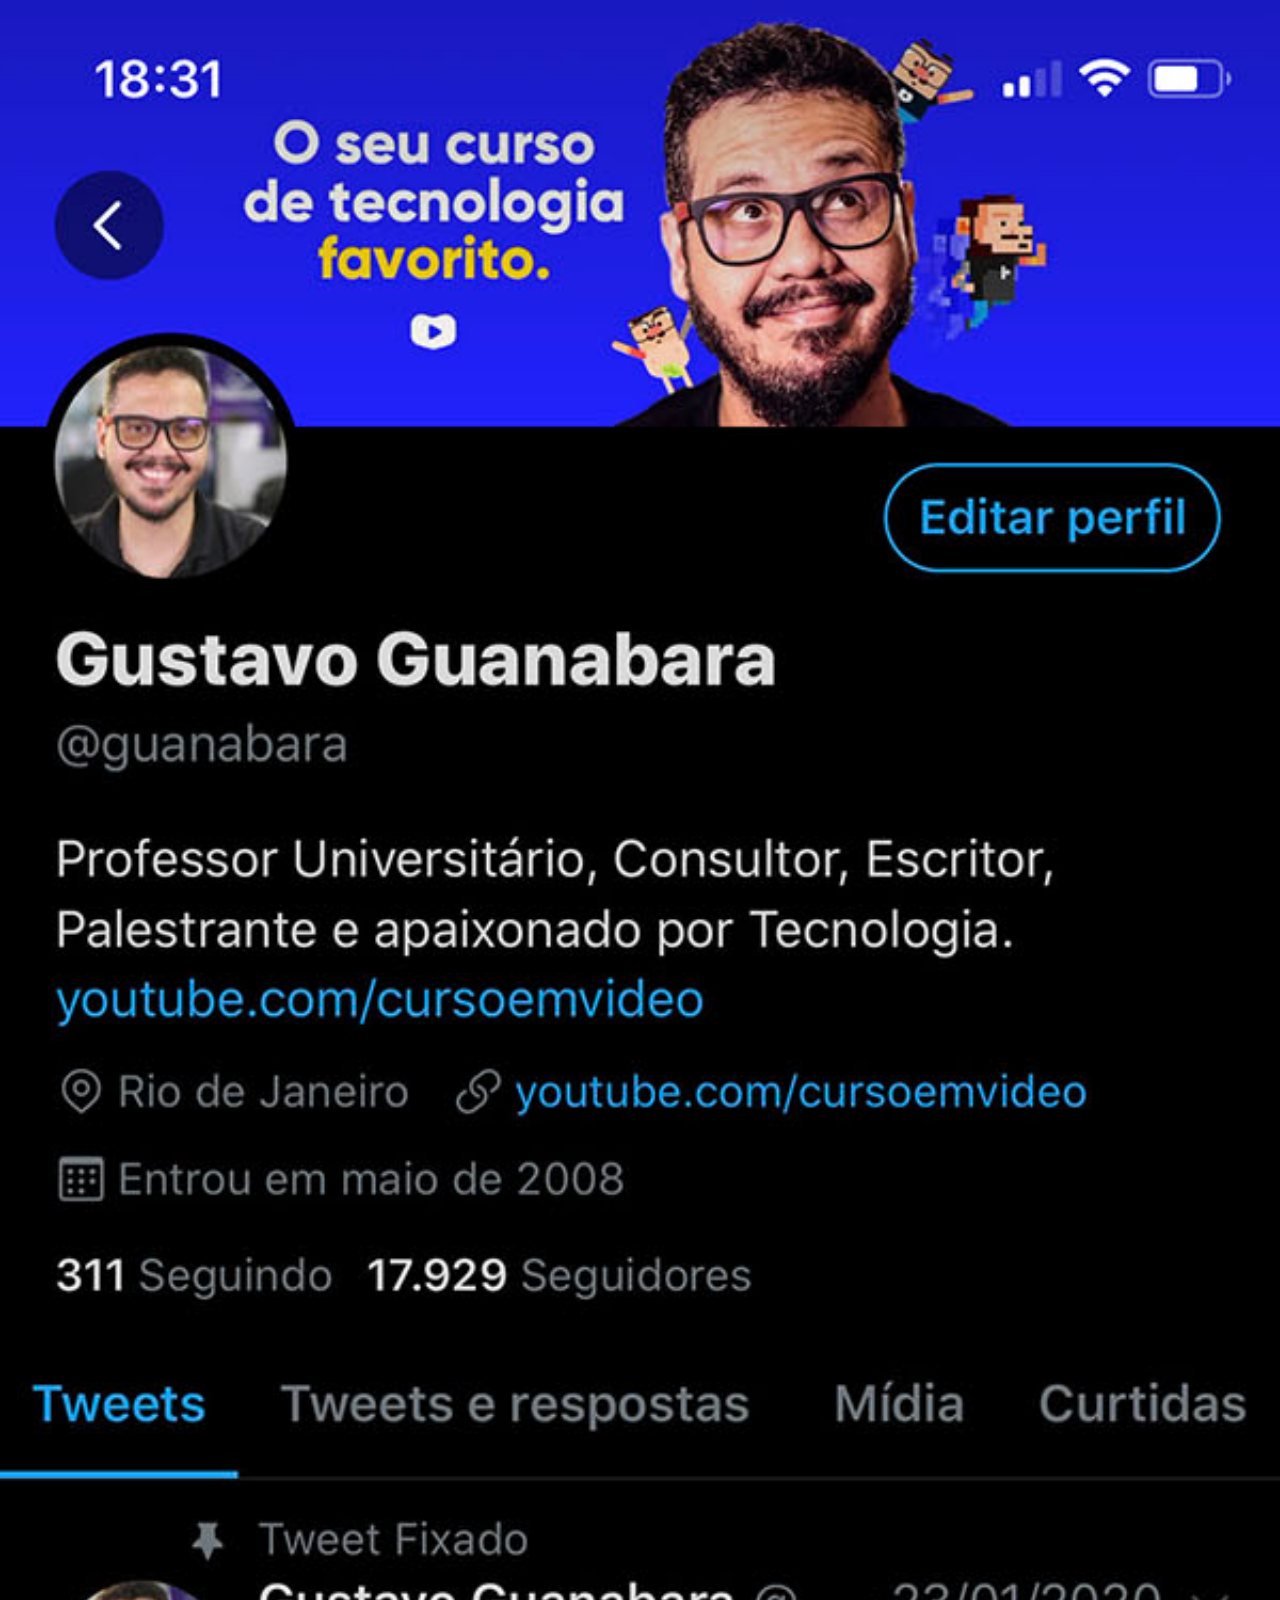
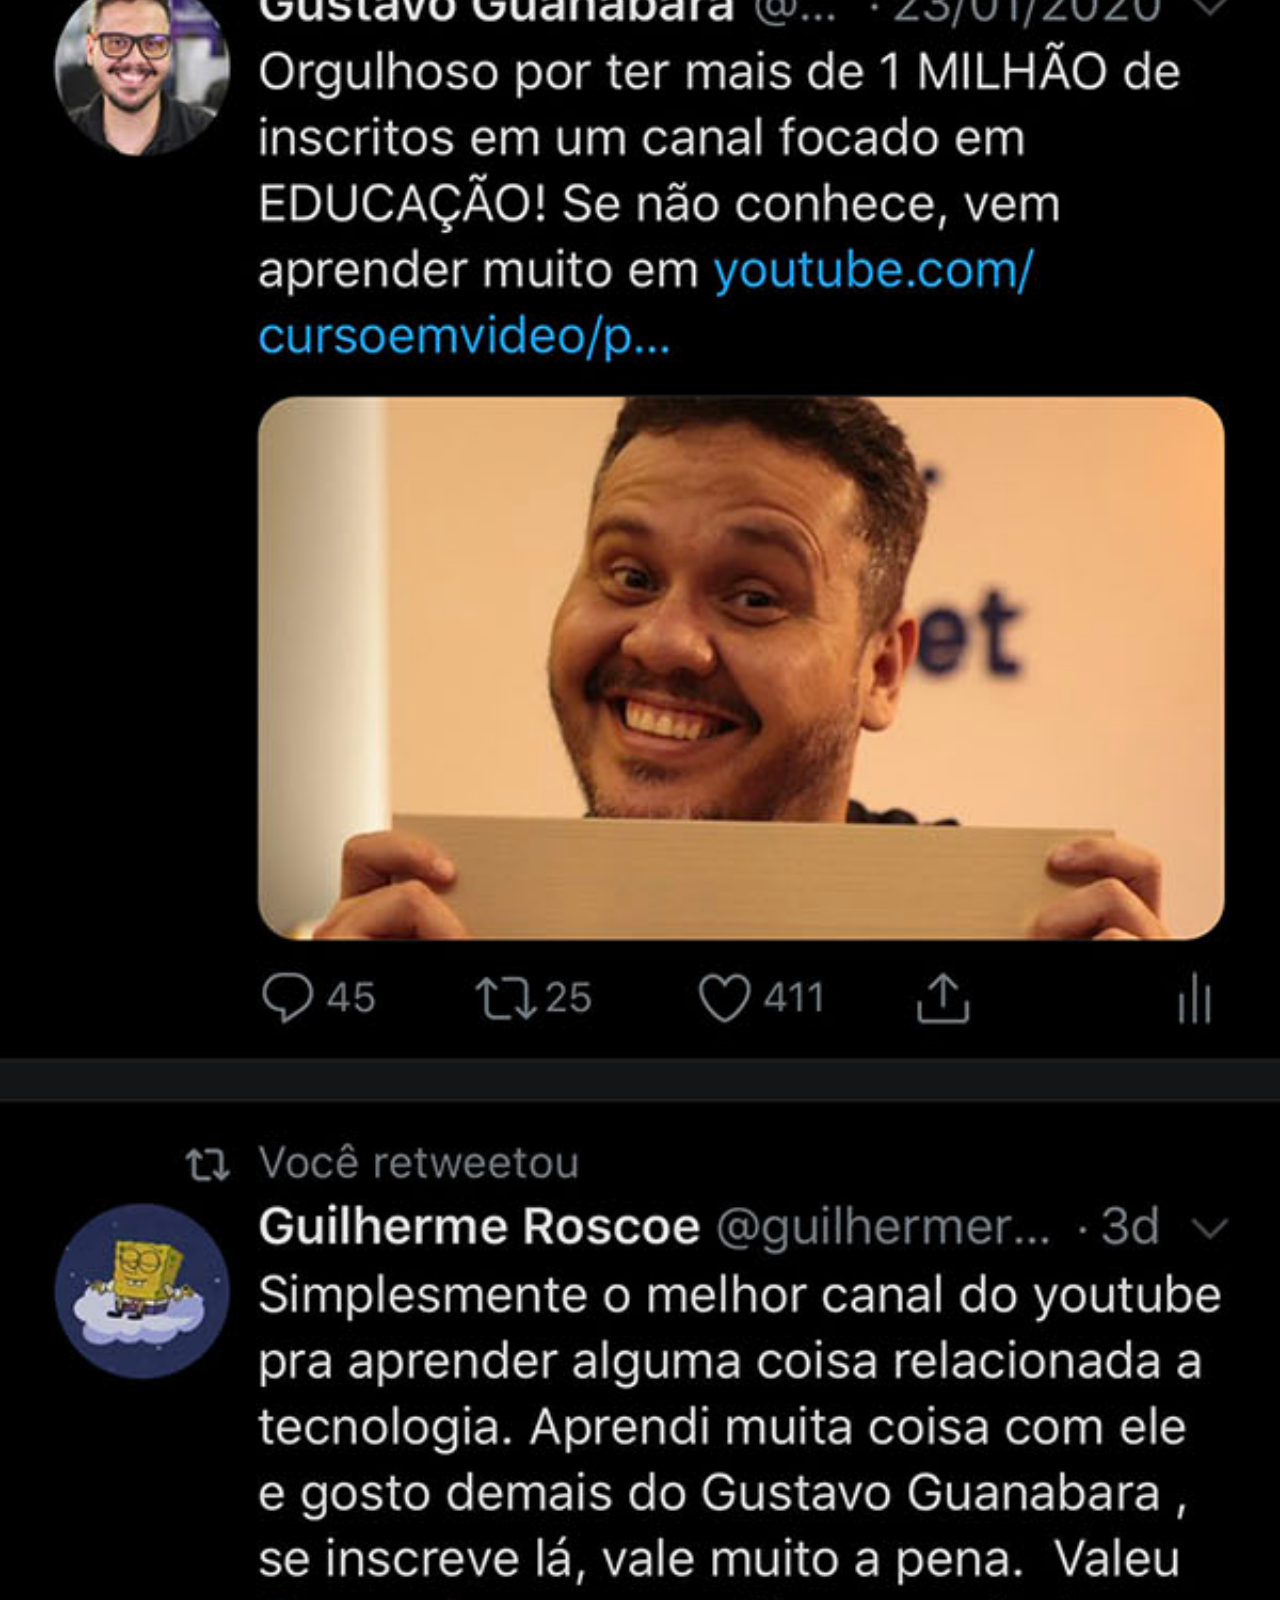
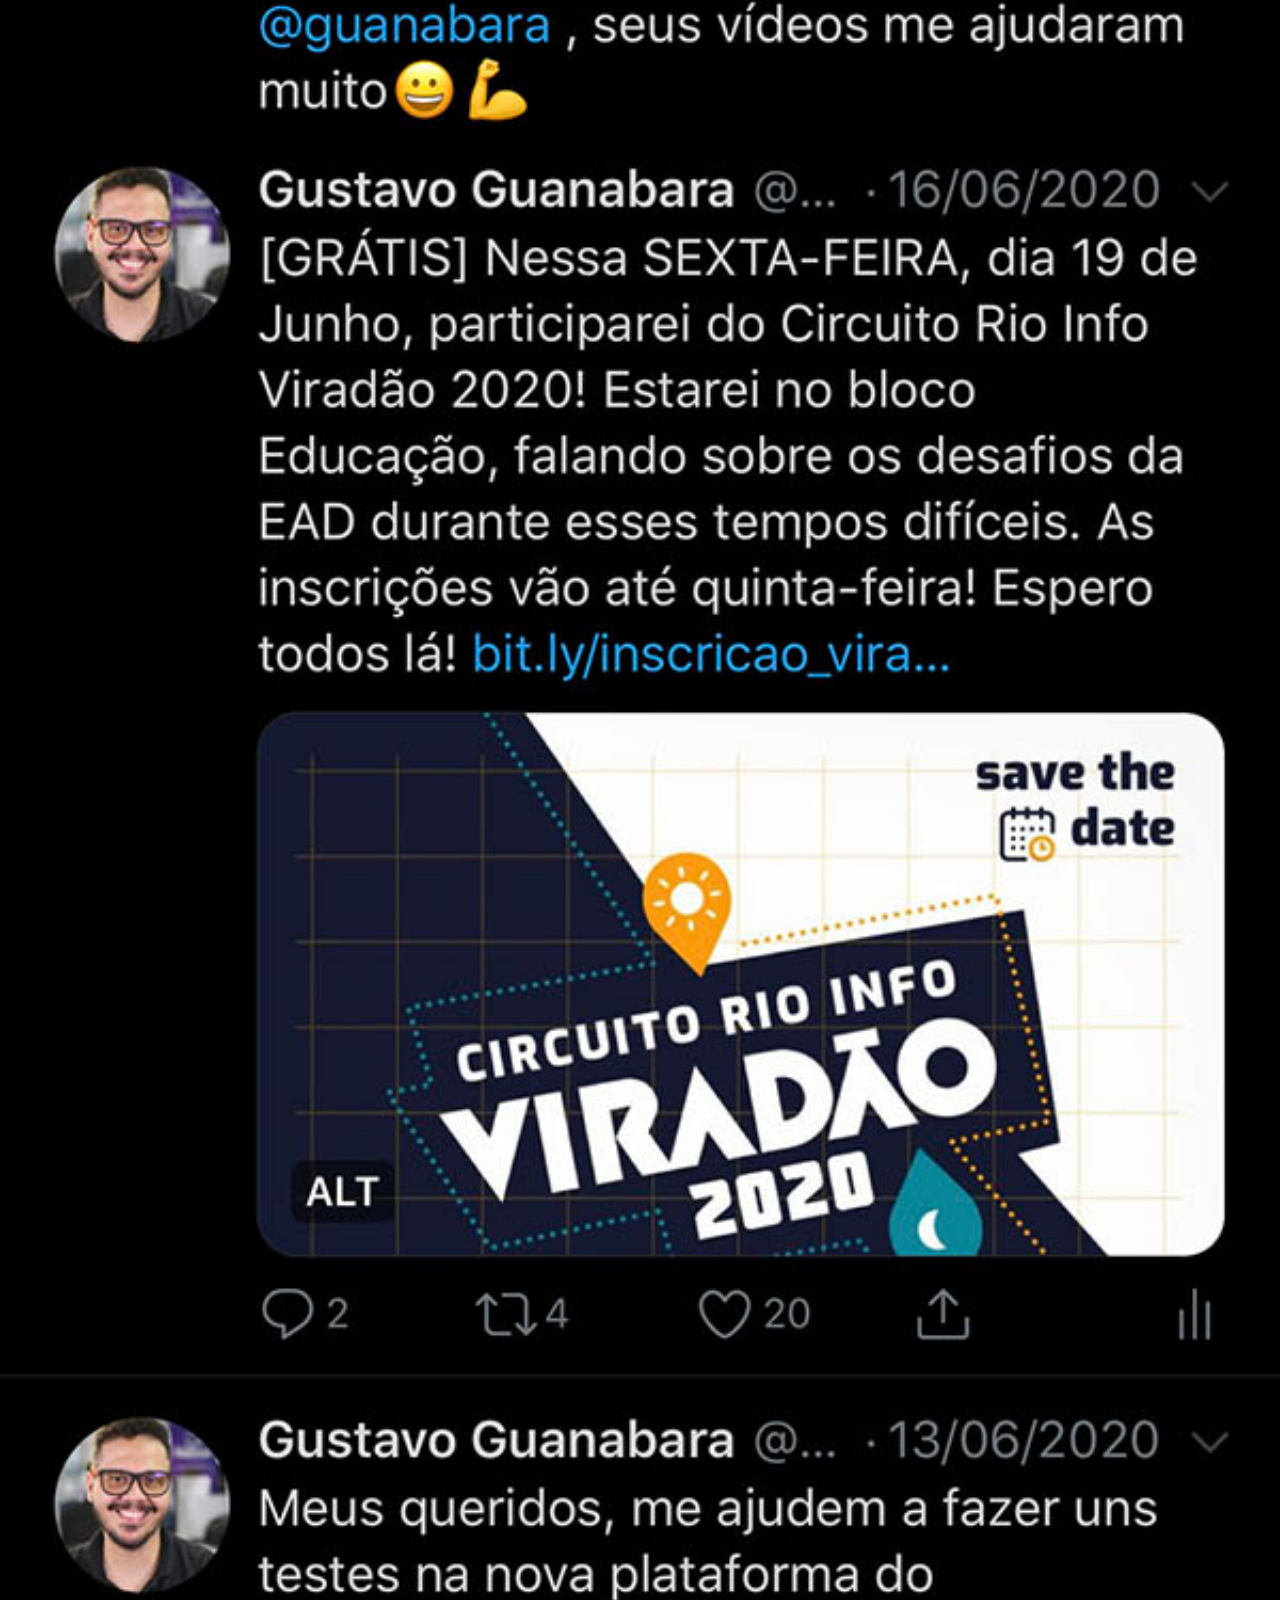
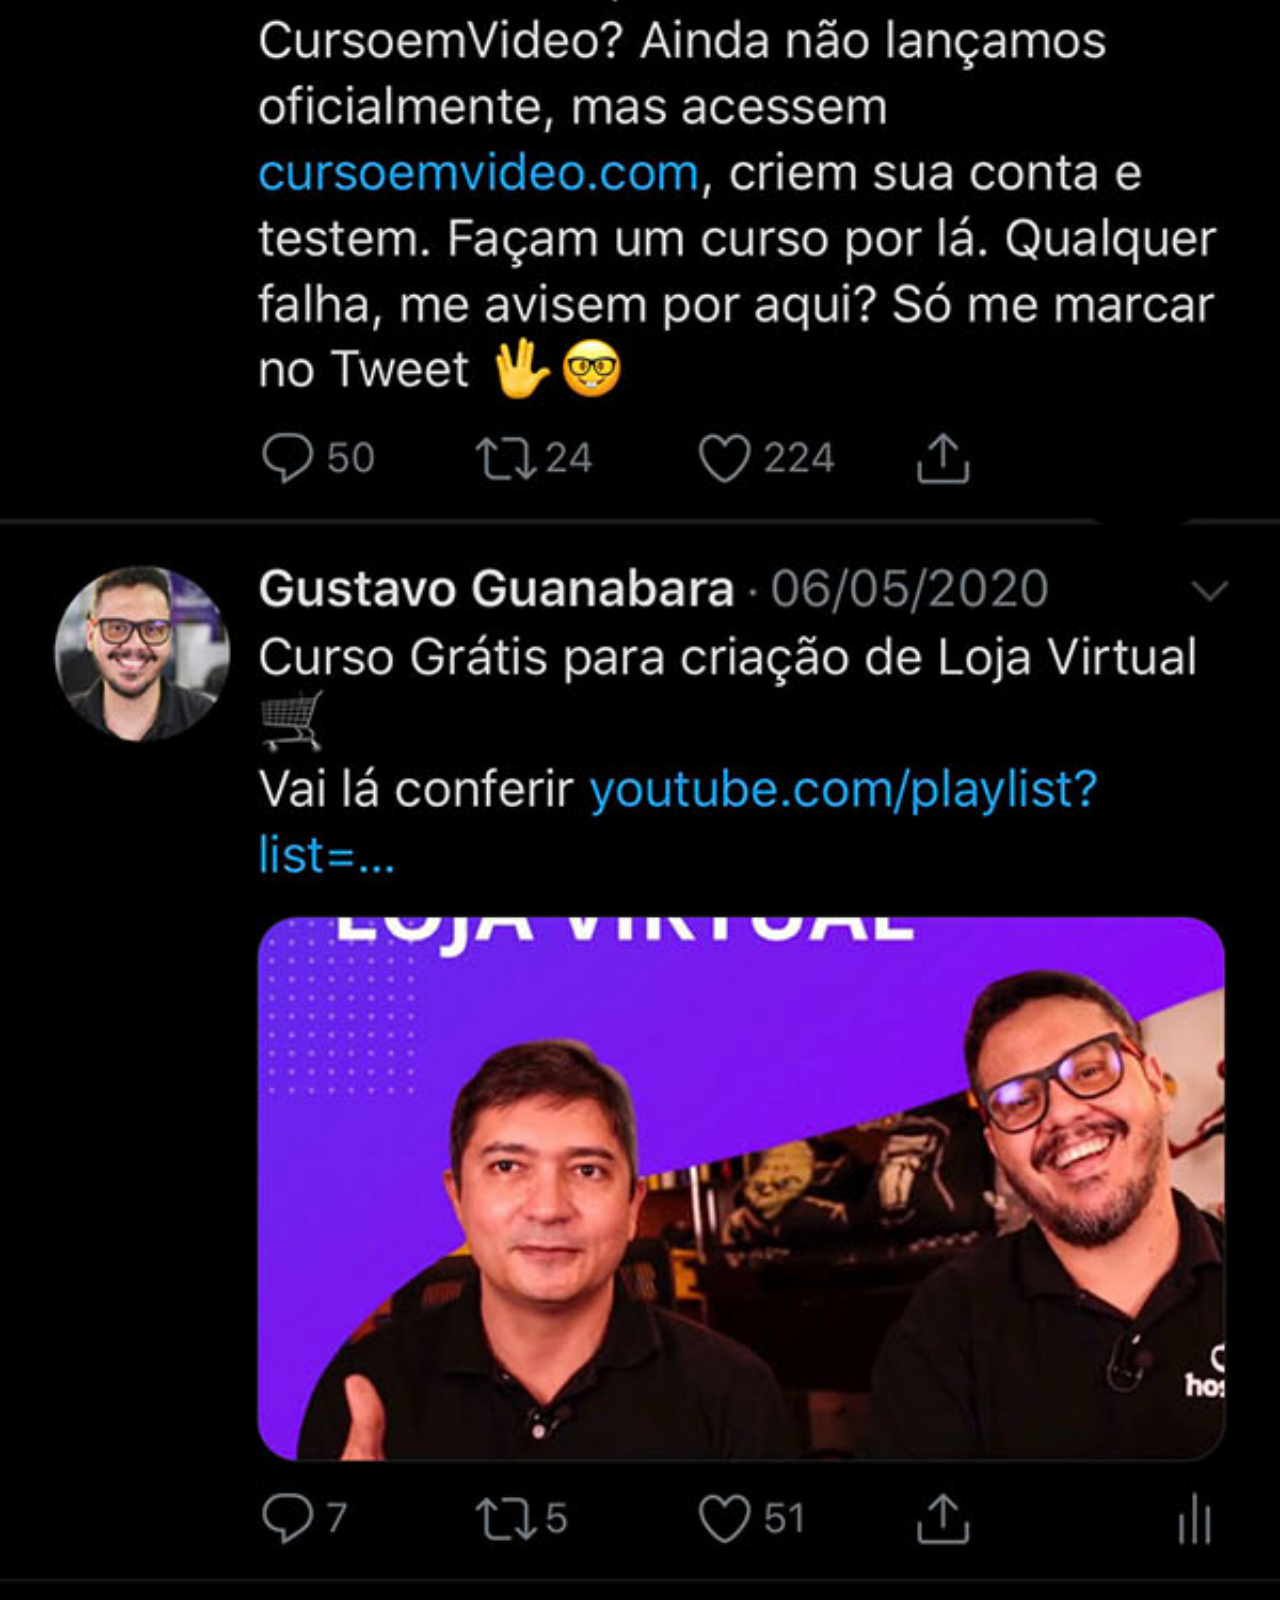
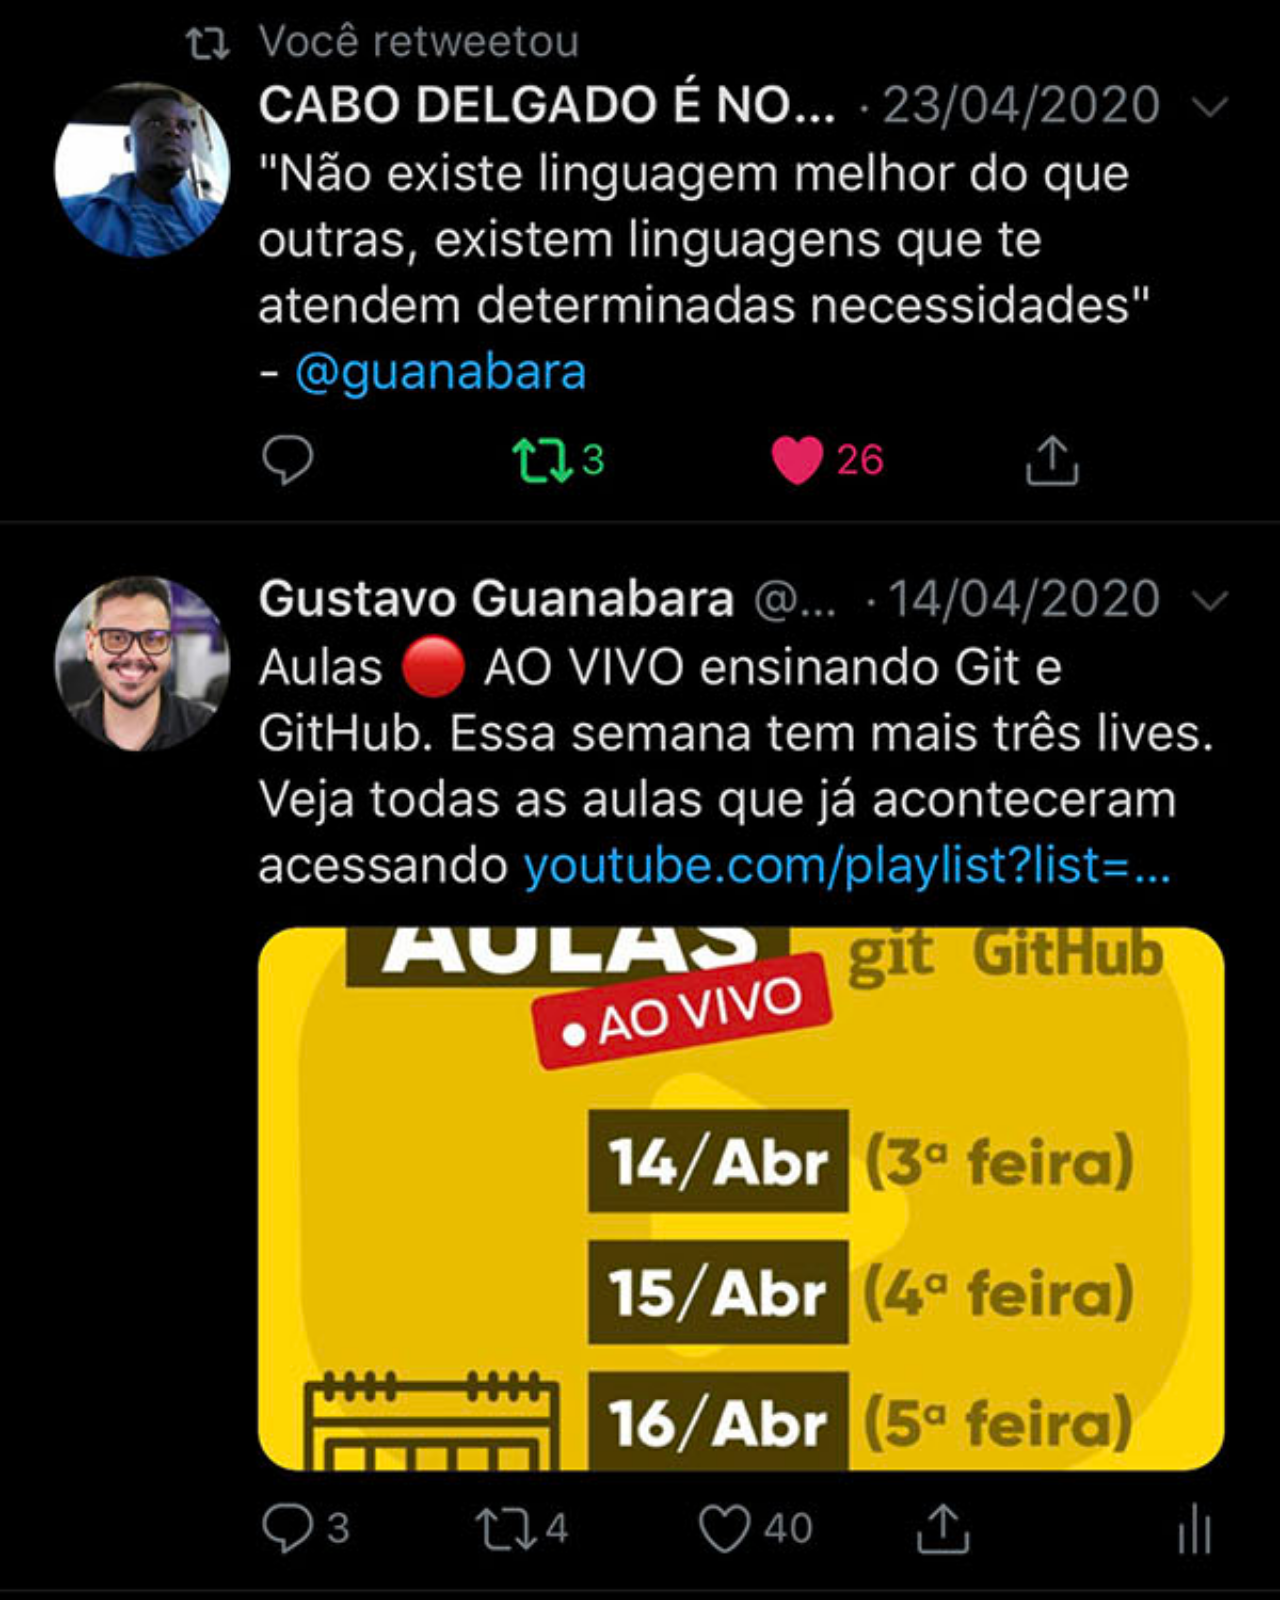
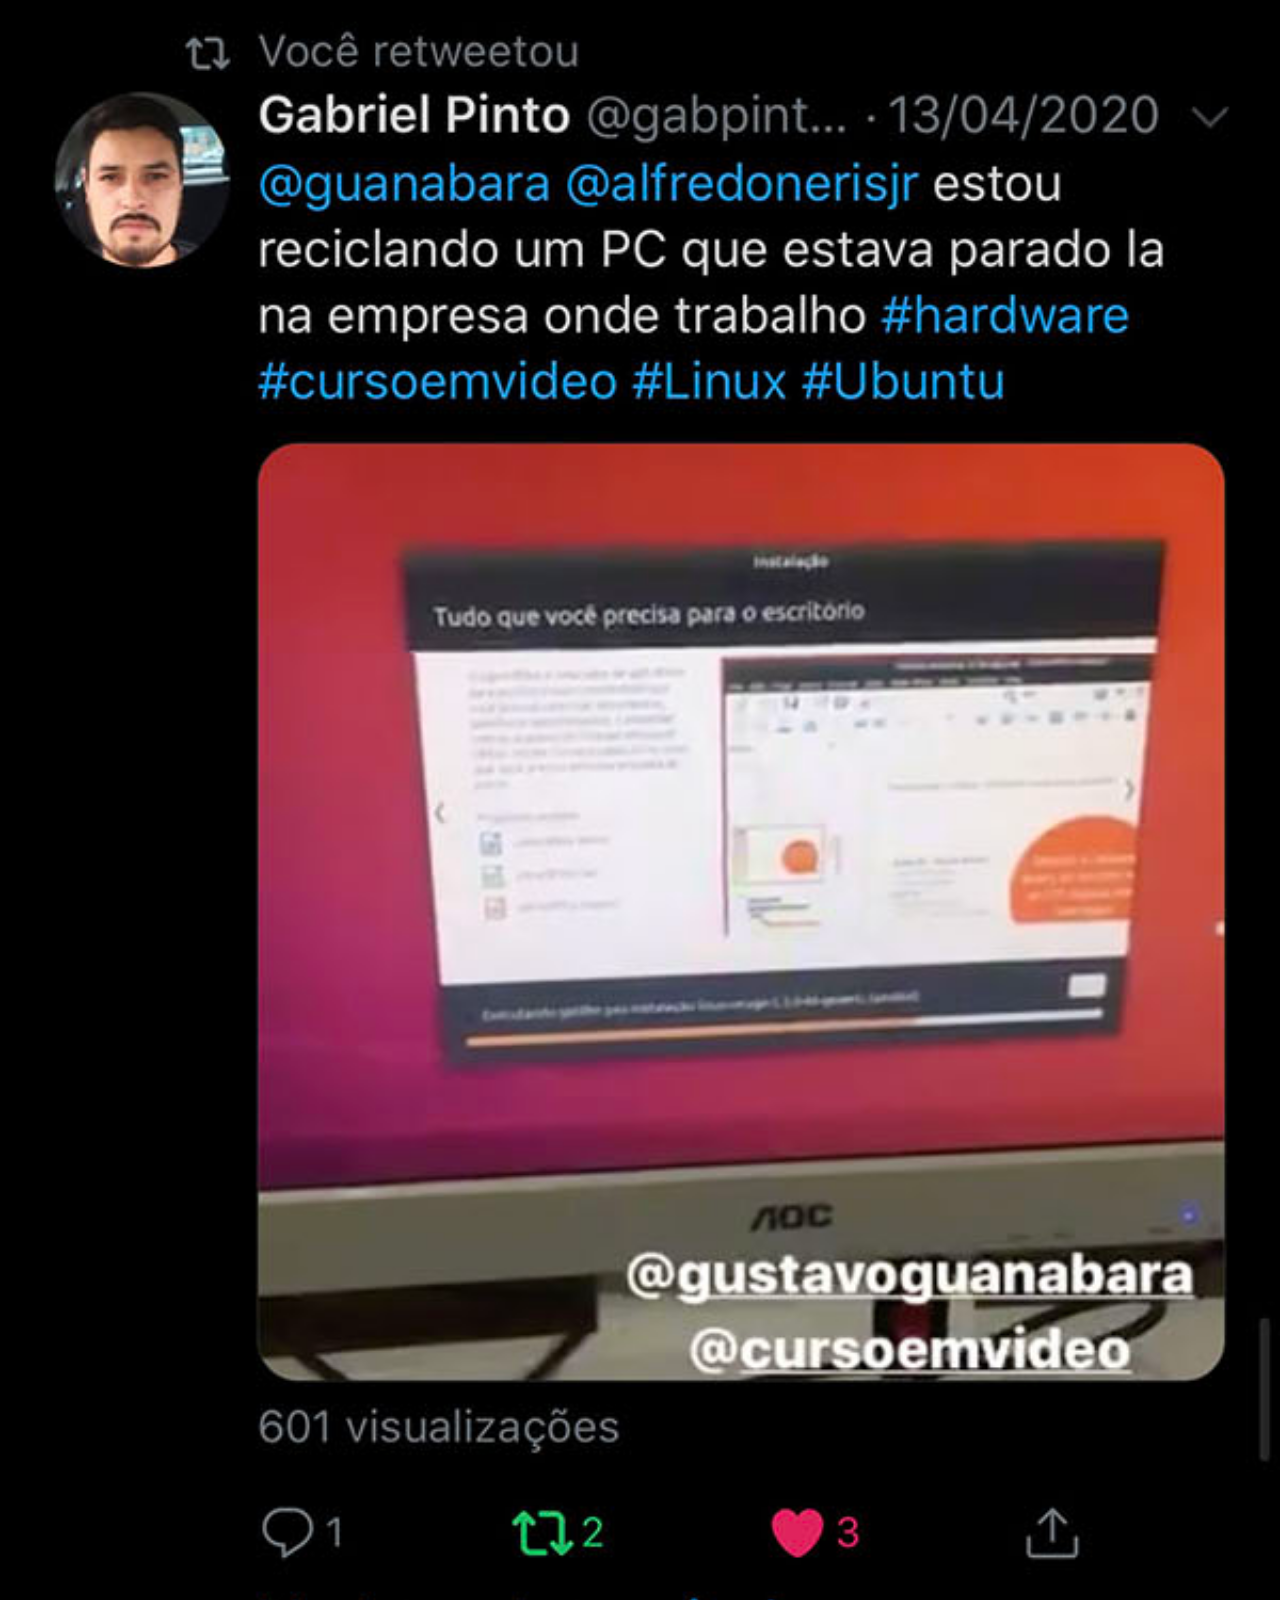
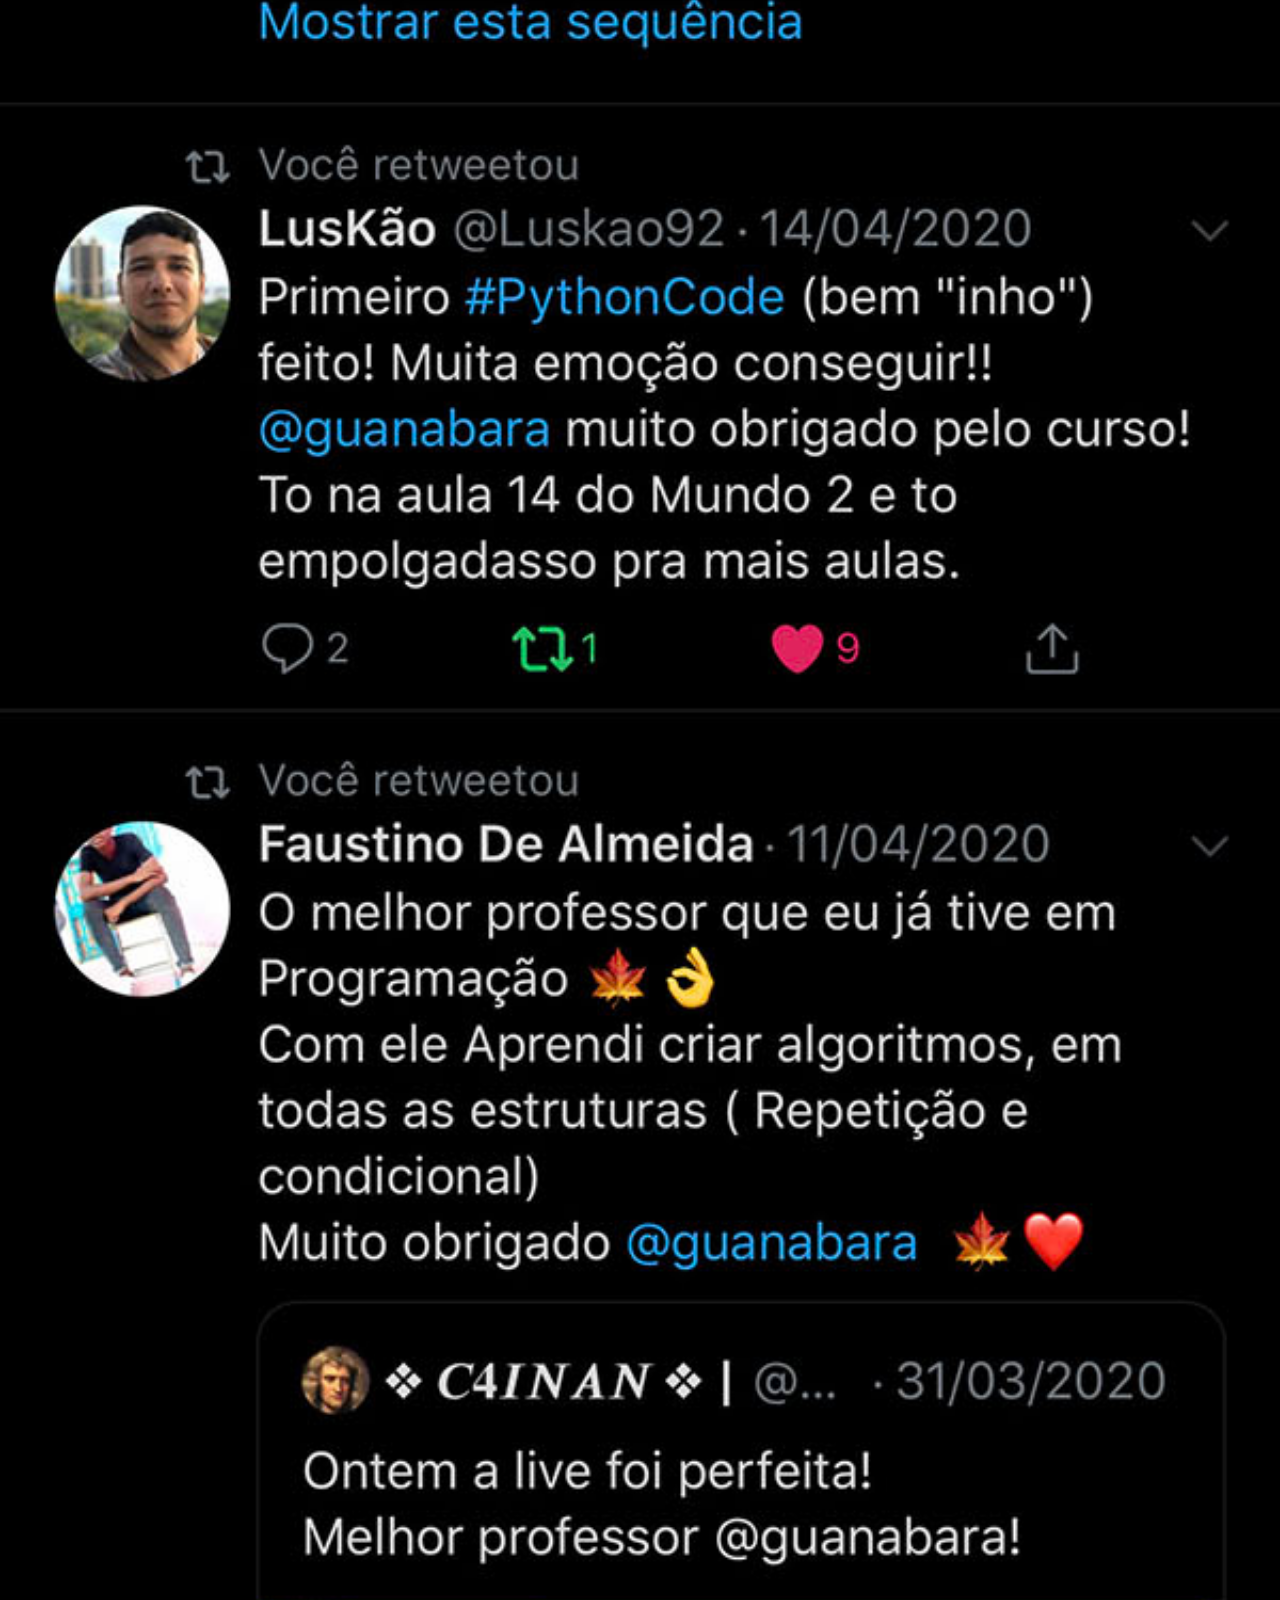
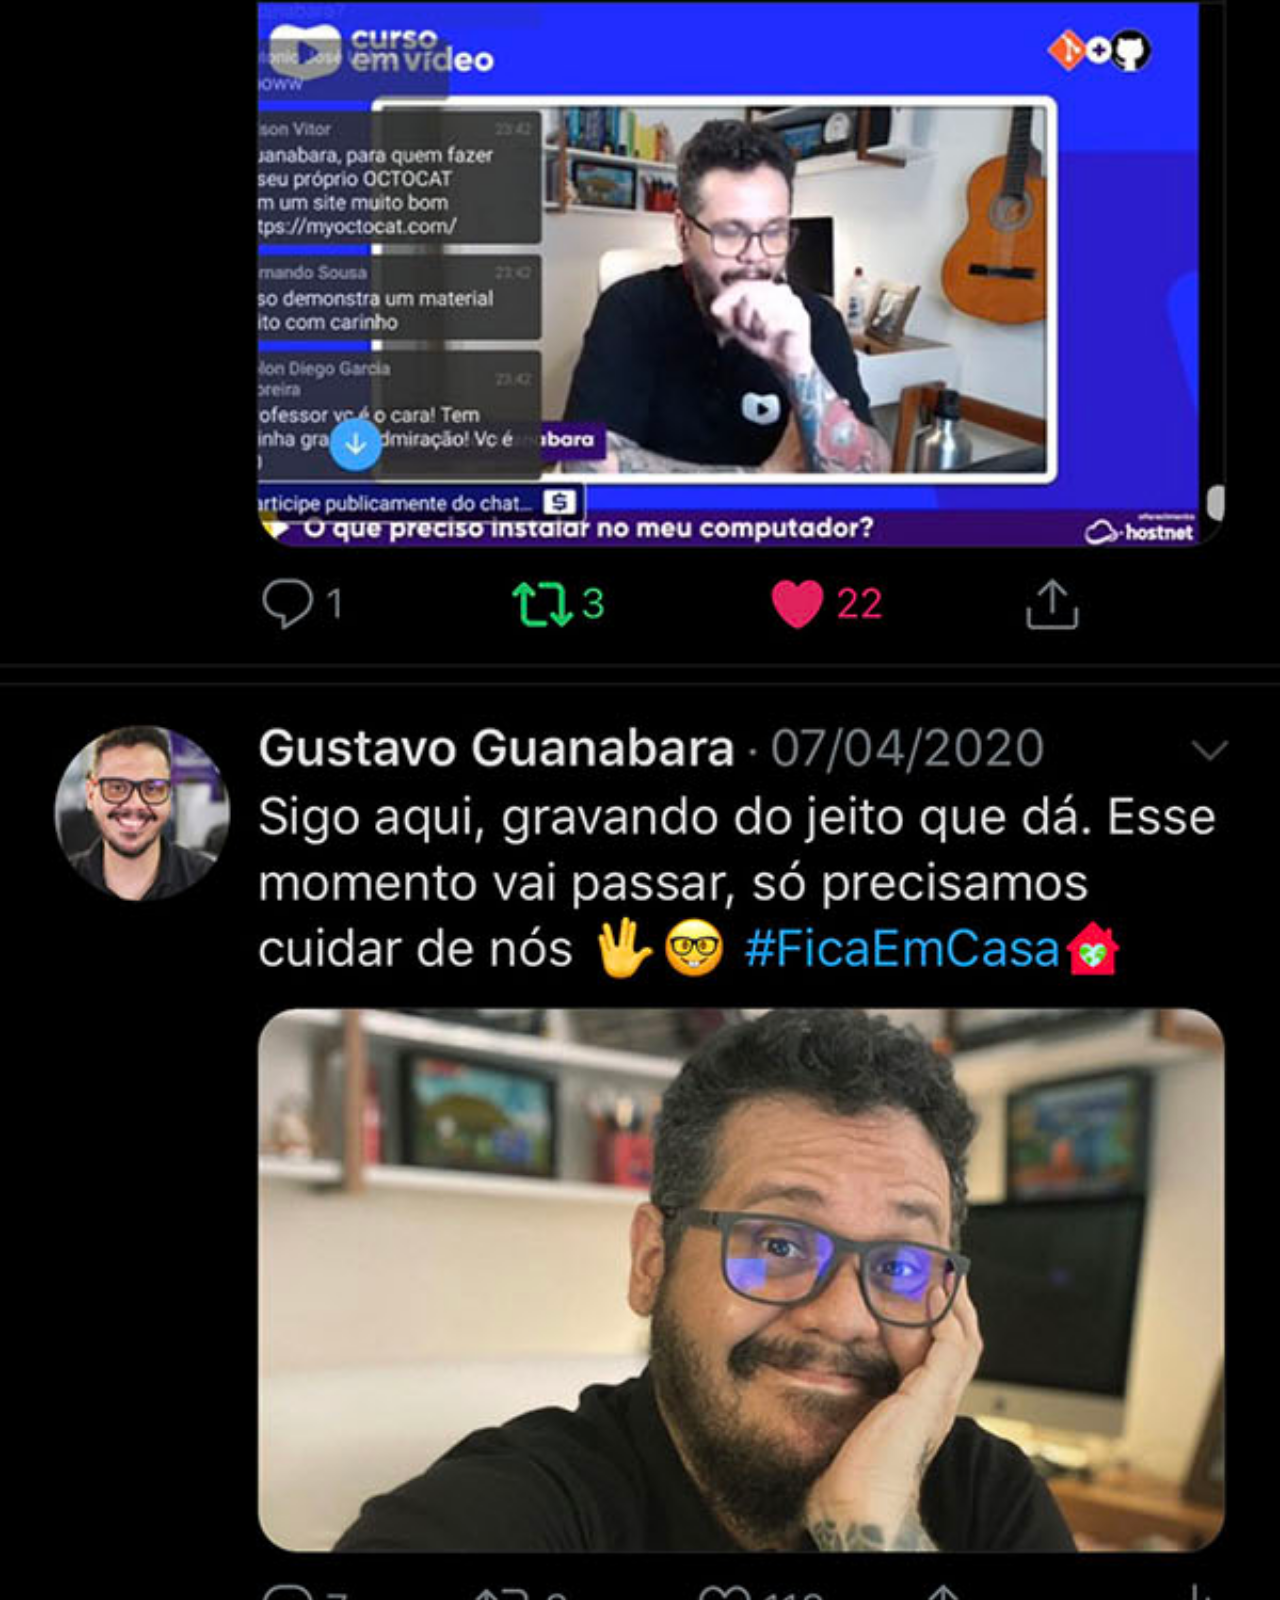
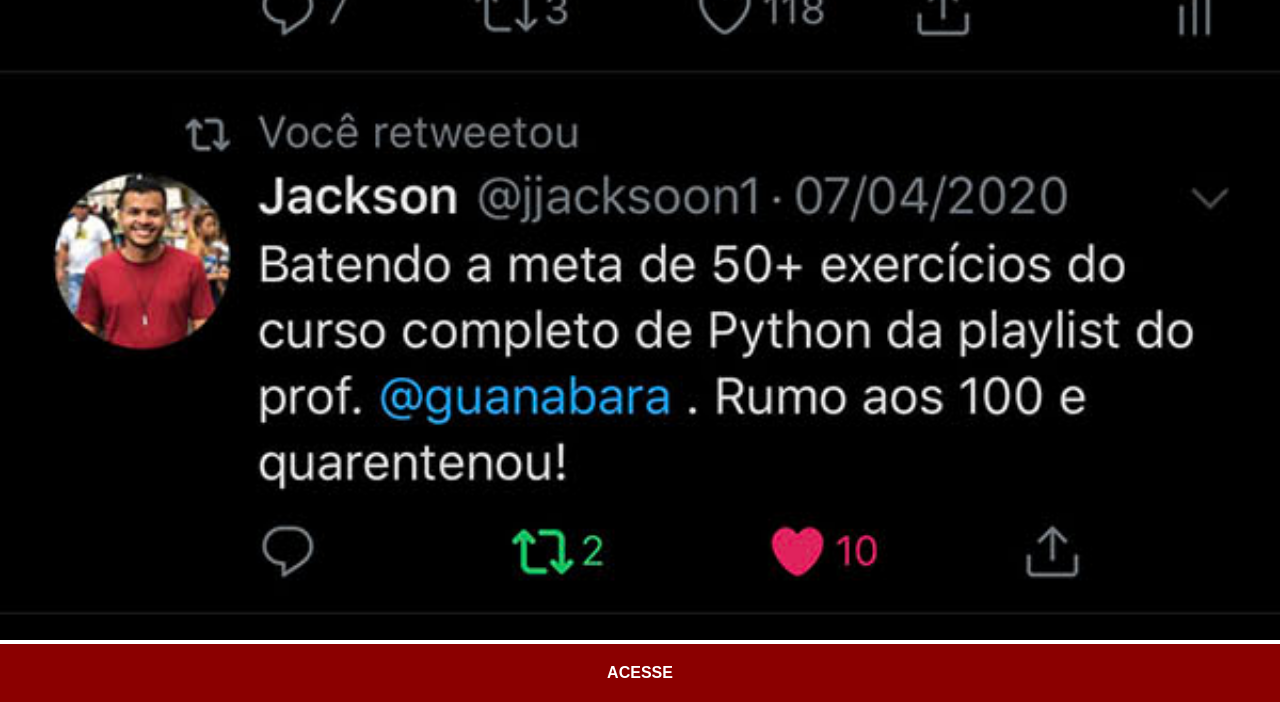
<file: twitter.html>
<!DOCTYPE html>
<html lang="pt-br">
<head>
    <meta charset="UTF-8">
    <meta name="viewport" content="width=device-width, initial-scale=1.0">
    <title>Twitter</title>
    <link rel="stylesheet" href="estilos/social.css">
</head>
<body>
    <img src="imagens/tela-twitter.jpg" alt="Twitter">
    <a href="https://twitter.com/guanabara" target="_blank">ACESSE</a>
</body>
</html>
</file>
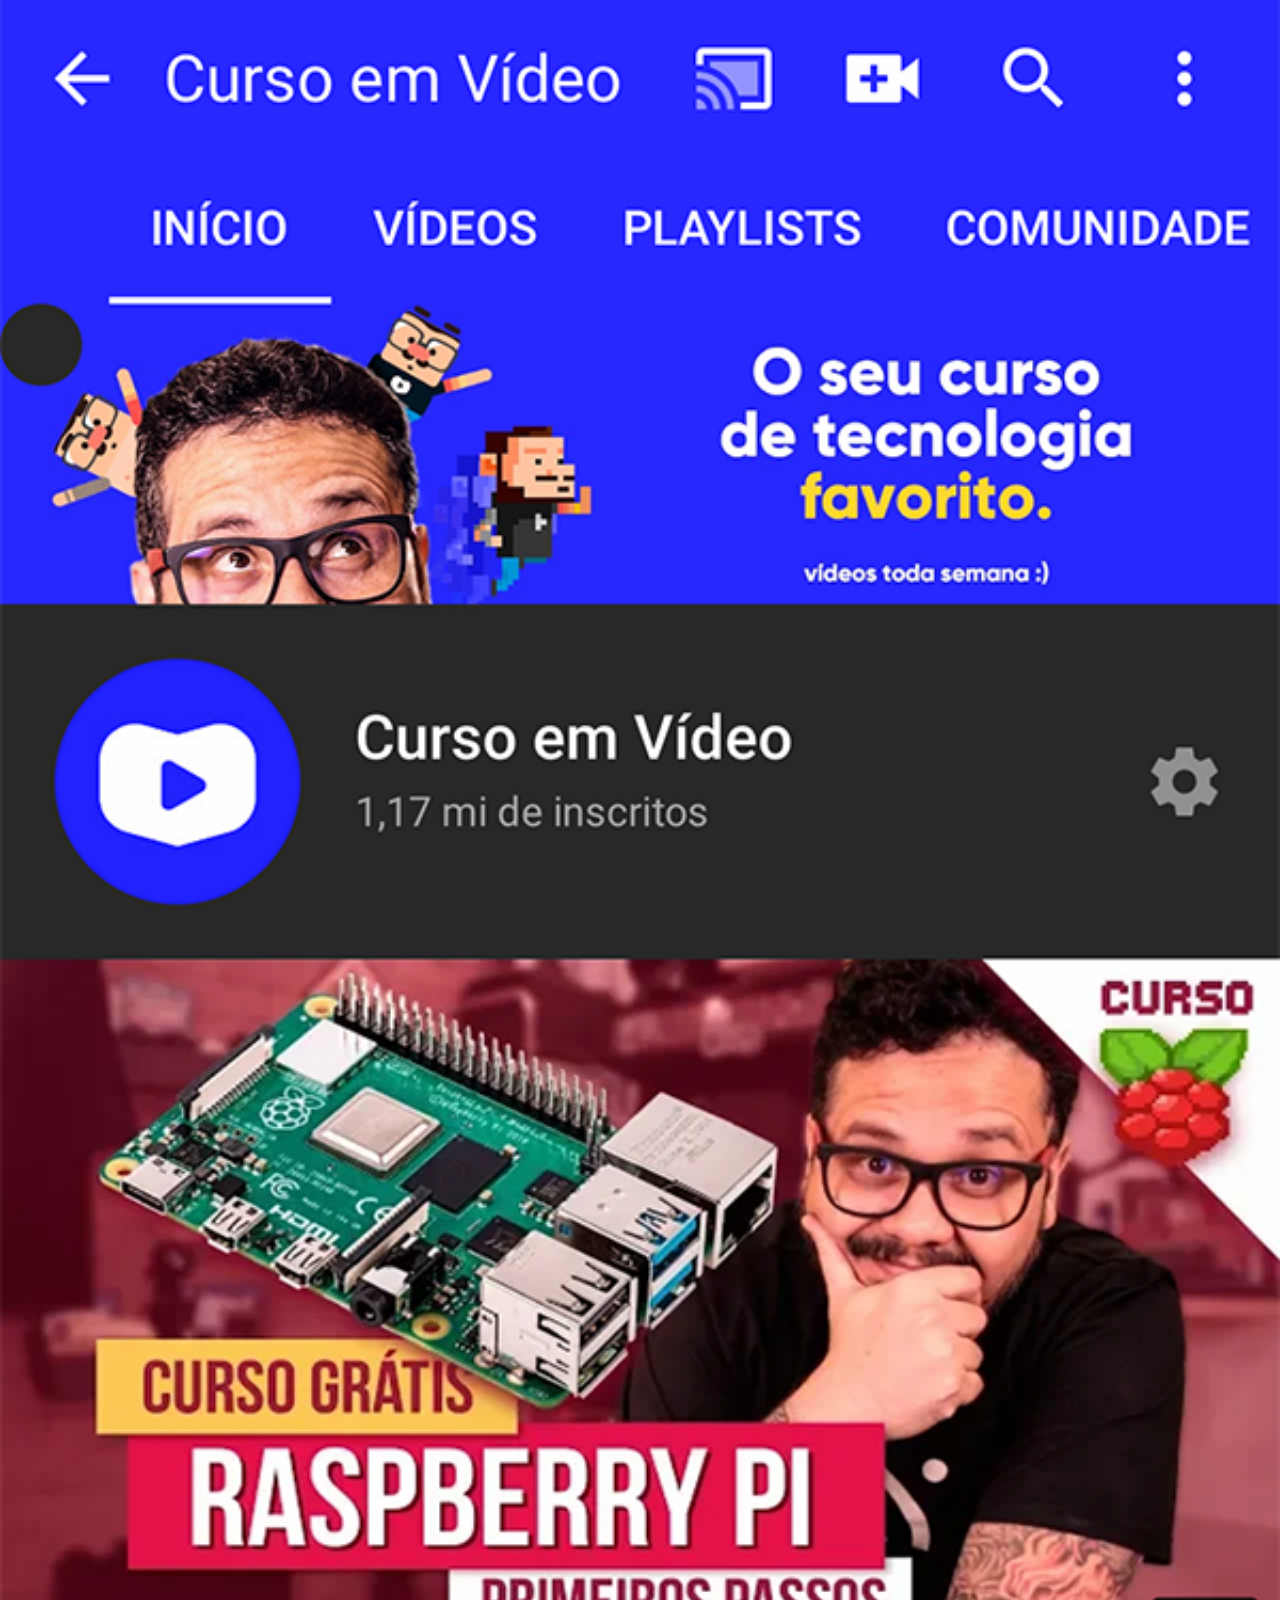
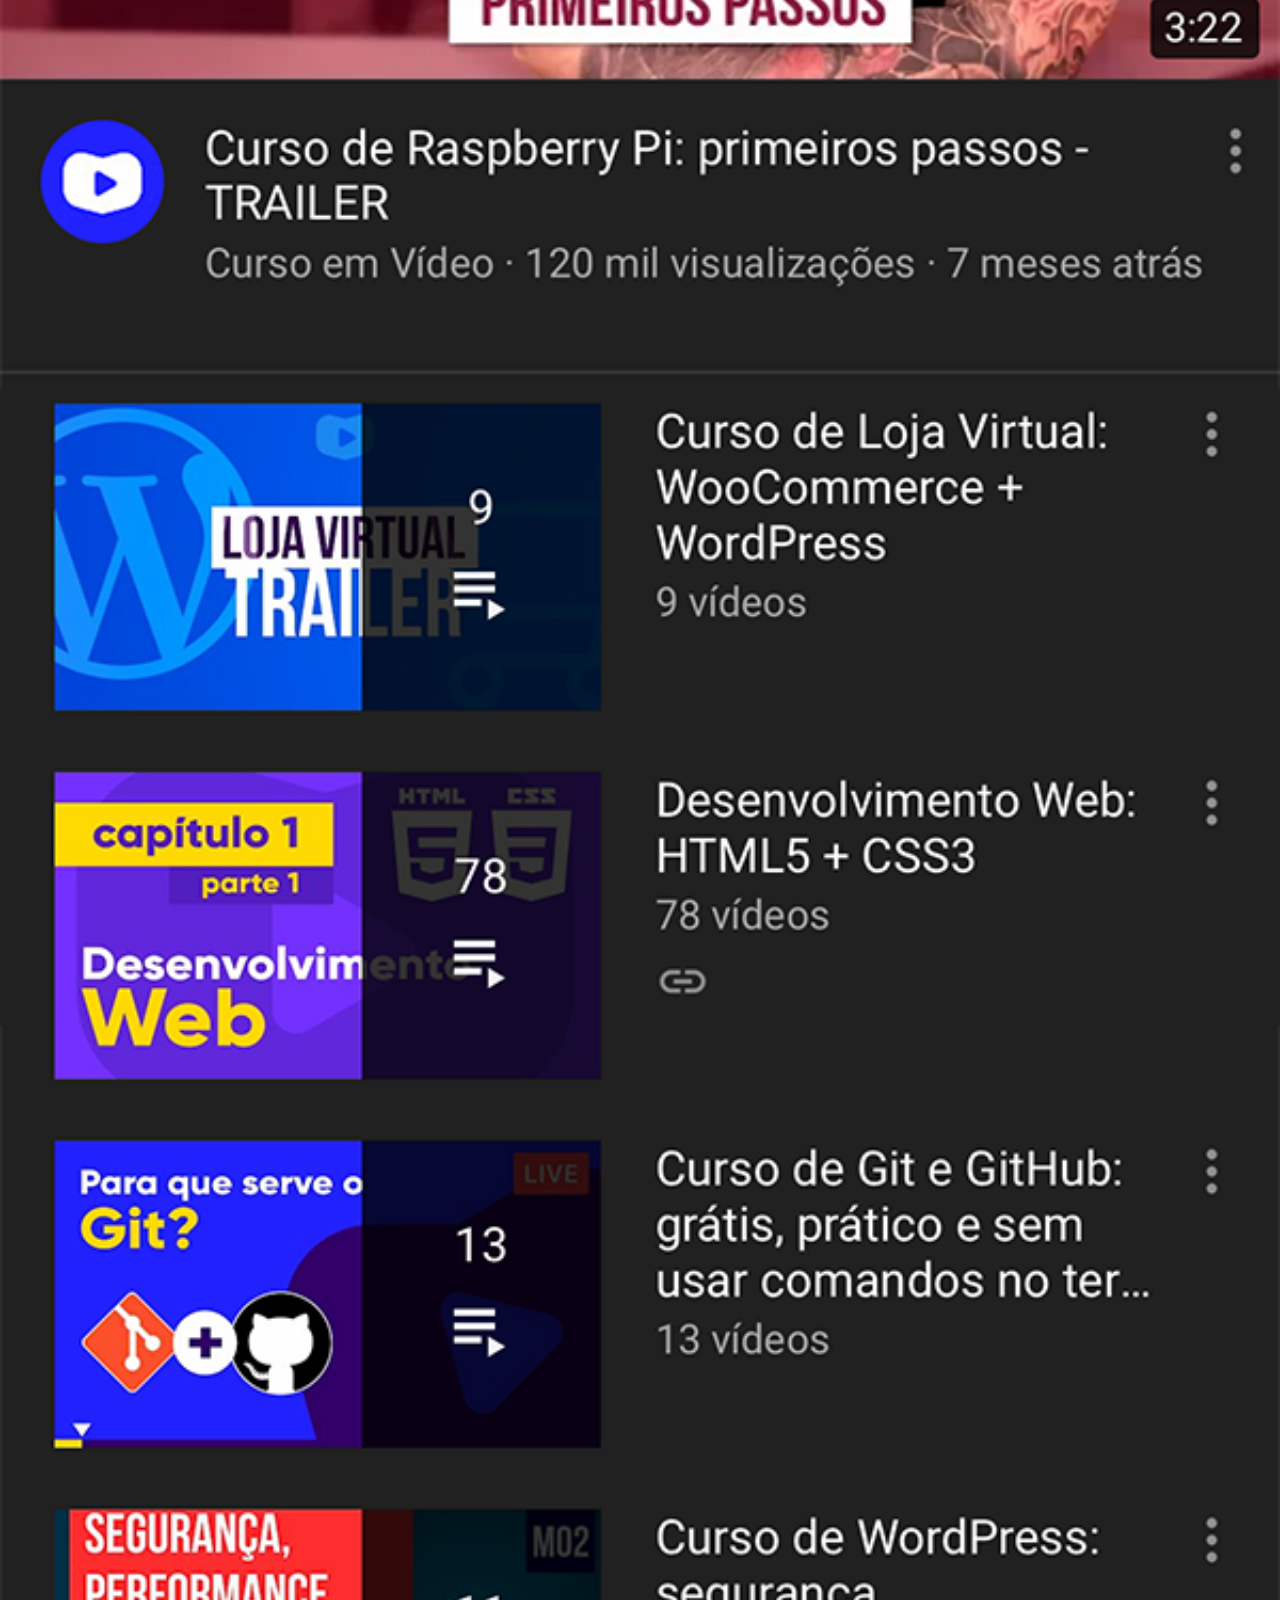
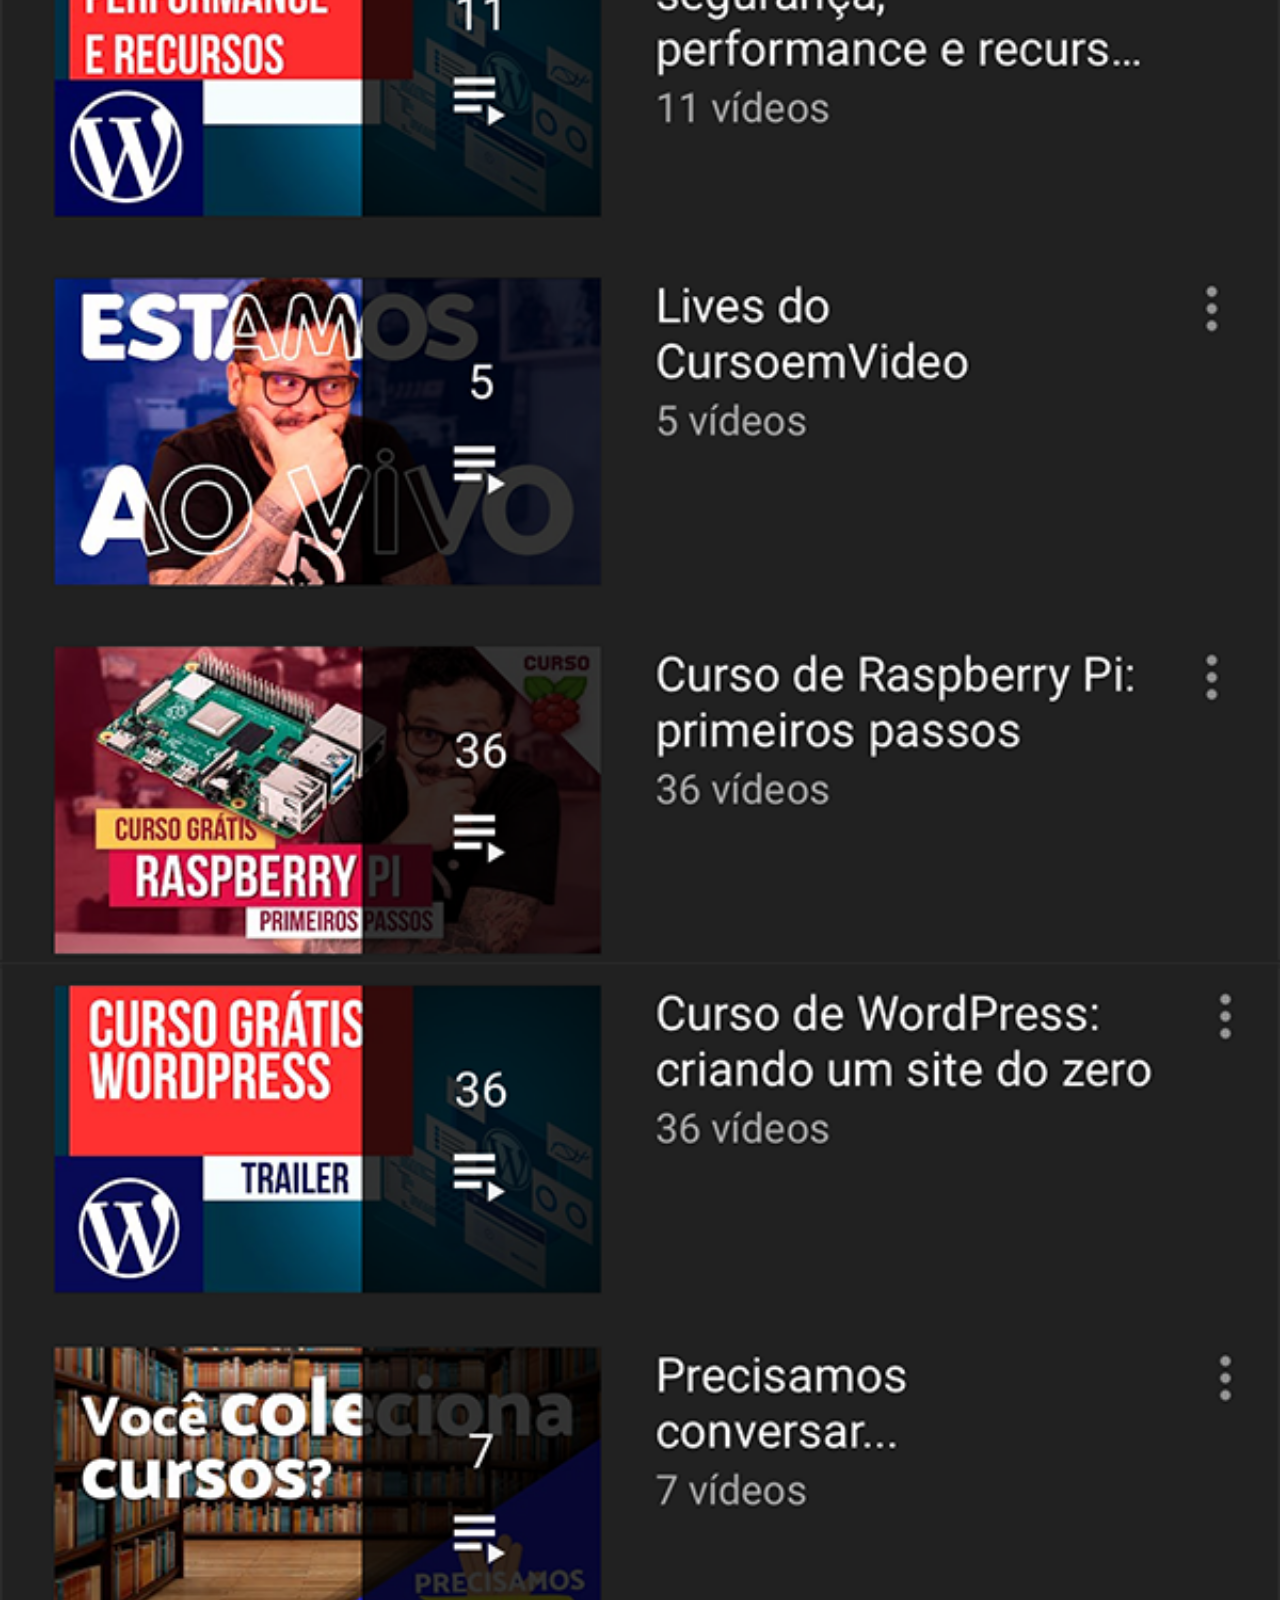
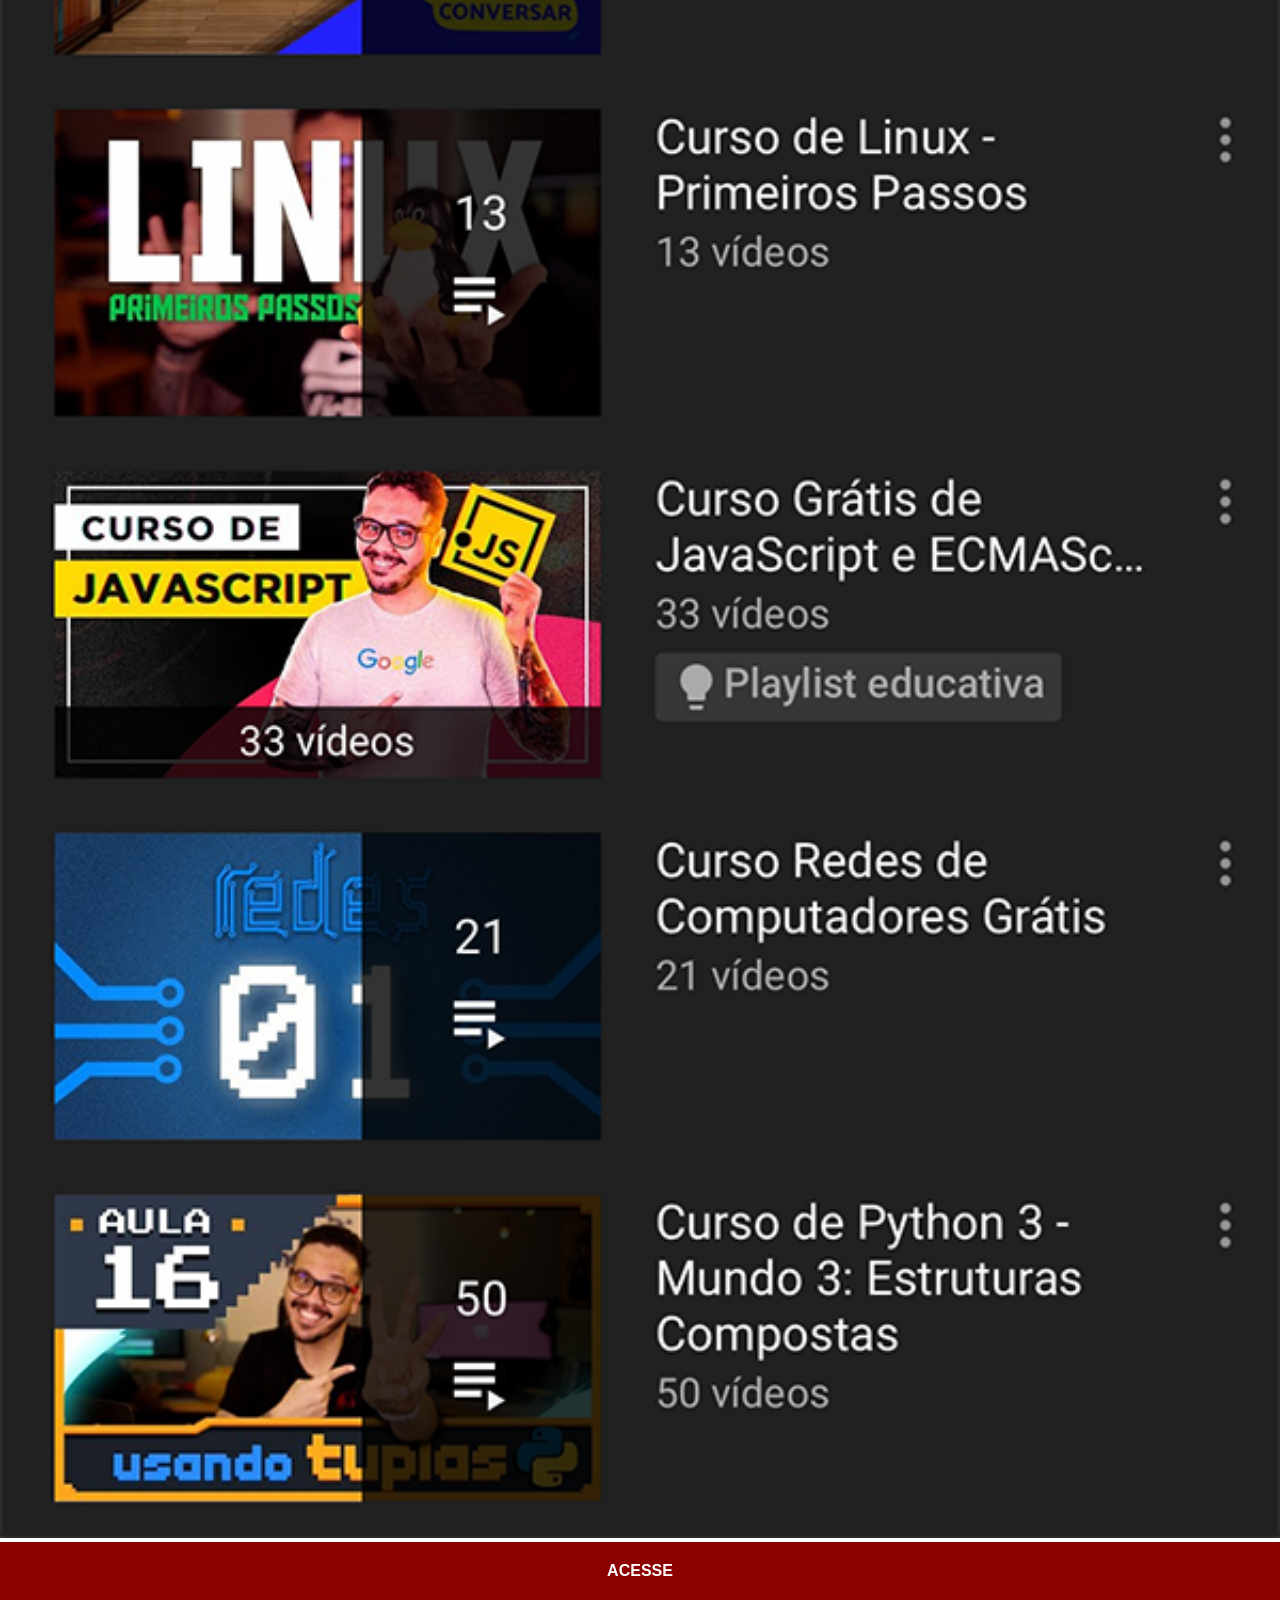
<file: youtube.html>
<!DOCTYPE html>
<html lang="pt-br">
<head>
    <meta charset="UTF-8">
    <meta name="viewport" content="width=device-width, initial-scale=1.0">
    <title>Youtube</title>
    <link rel="stylesheet" href="estilos/social.css">
</head>
<body>
    <img src="imagens/tela-youtube.png" alt="Youtube">
    <a href="https://www.youtube.com/@cursoemvideo/playlists" target="_blank">ACESSE</a>
</body>
</html>
</file>
<file: estilos/style.css>
@charset "UTF-8";

* {
    margin: 0px;
    padding: 0px;
    font-family: Arial, Helvetica, sans-serif;
}

html, body {
    height: 100vh;
    width: 100vw;
    background-color: black;
}

main {
    height: 100vh;
    position: relative;
}

body {
    background: url(../imagens/fundo-madeira.jpg) no-repeat top center;
    background-size: cover;
    background-attachment: fixed;
}

section#telefone {
    position: absolute;
    top: 50%;
    left: 50%;
    transform: translate(-50%, -50%);

    height: 627px;
    width: 311px;
    background: url(../imagens/frame-iphone.png) no-repeat;
}

iframe#tela {
    position: relative;
    top: 80px;
    left: 22px;
    height: 471px;
    width: 268px;
}   

section#redes-sociais {
    text-align: right;
}

section#redes-sociais img {
    width: 50px;
    margin: 10px;
    border-radius: 50%;
    box-shadow: 2px 2px 5px rgba(0, 0, 0, 0.400);
    box-sizing: border-box;
}

section#redes-sociais img:hover {
    border: 2px solid rgba(255, 255, 255, 0.637);
    transform: translate(-3px, -3px);
    box-shadow: 5px 5px 10px rgba(0, 0, 0, 0.623);
}
</file>
<file: estilos/social.css>
@charset "UTF-8";

 * {
            margin: 0;
            padding: 0;
            font-family: Arial, Helvetica, sans-serif;
        }

        ::-webkit-scrollbar {
            width: 0px;
            height: 0px;
        }

        img {
            width: 100vw;
            
        
        }

        a {
            display: block;
            background-color: darkred;
            color: white;
            padding: 20px;
            text-align: center;
            text-decoration: none;
            font-weight: bolder;
            
        }

        a:hover {
            background-color: red;
        }
</file>
